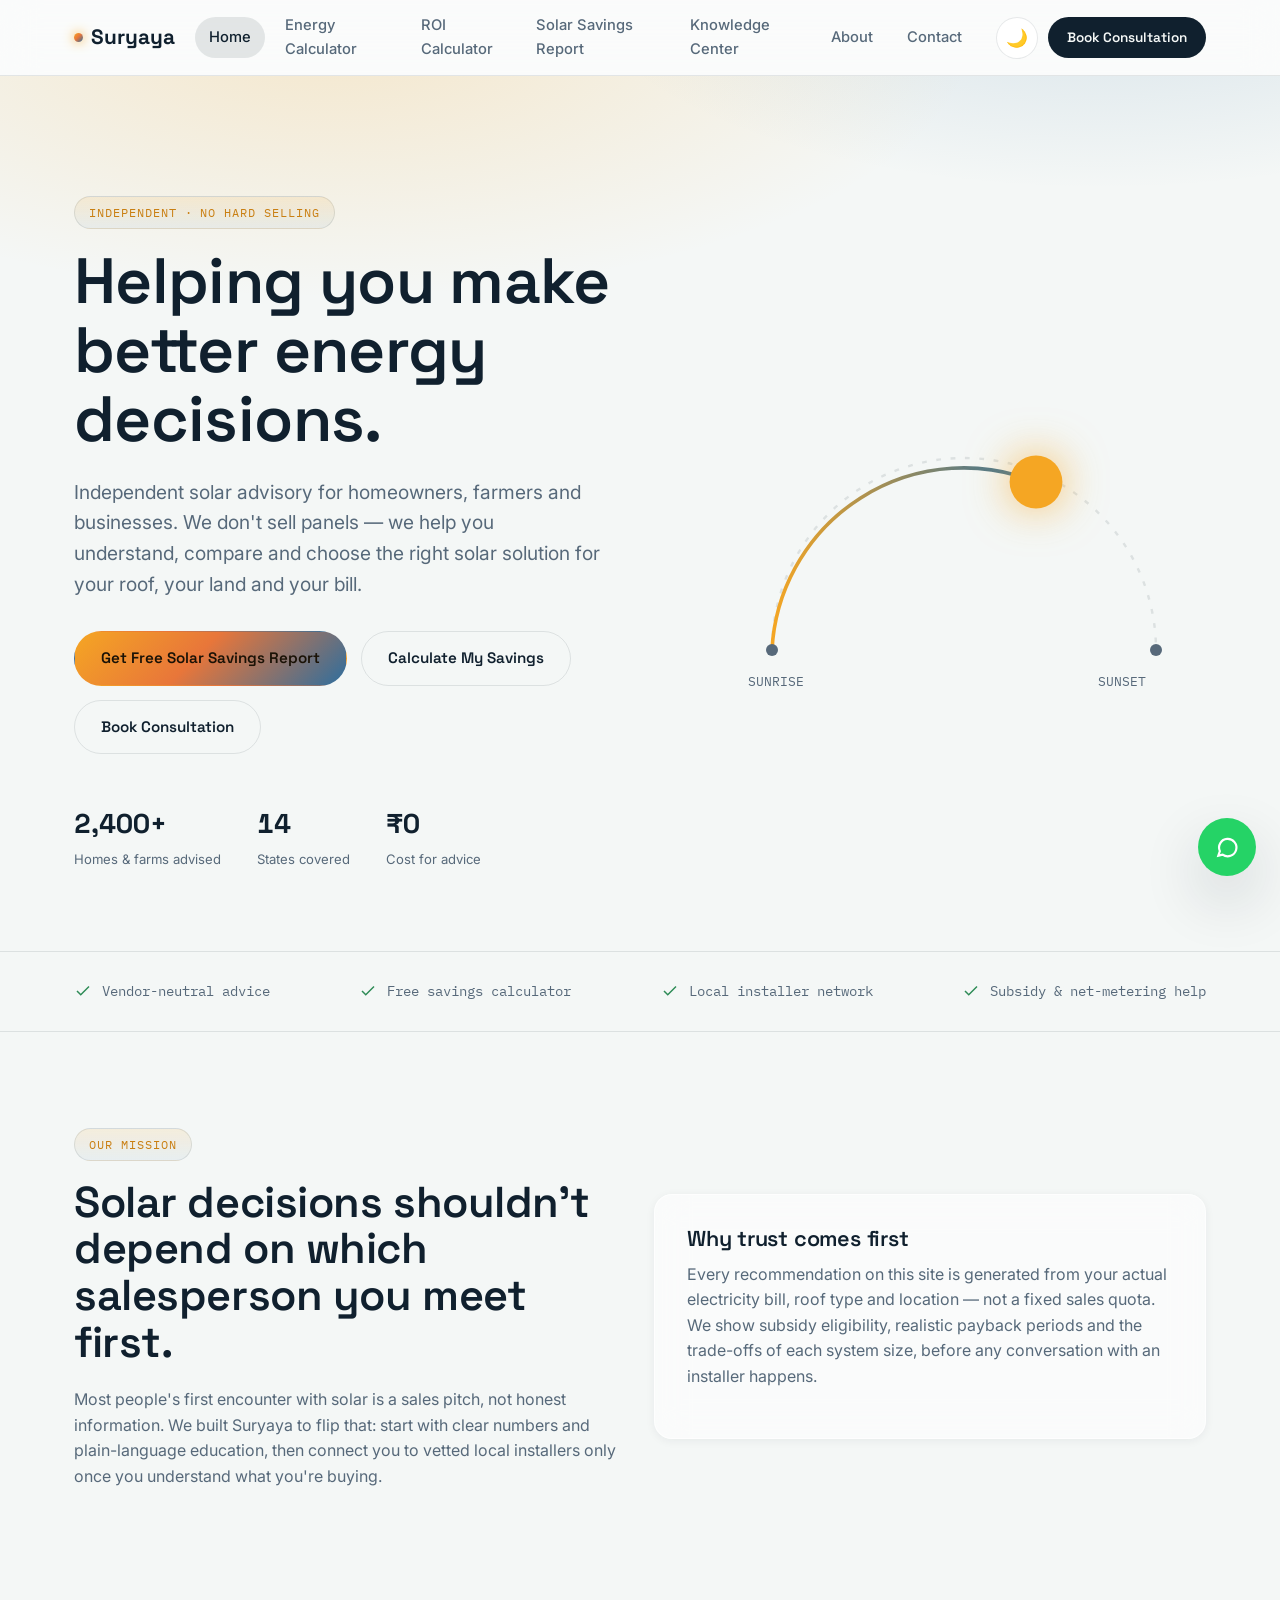
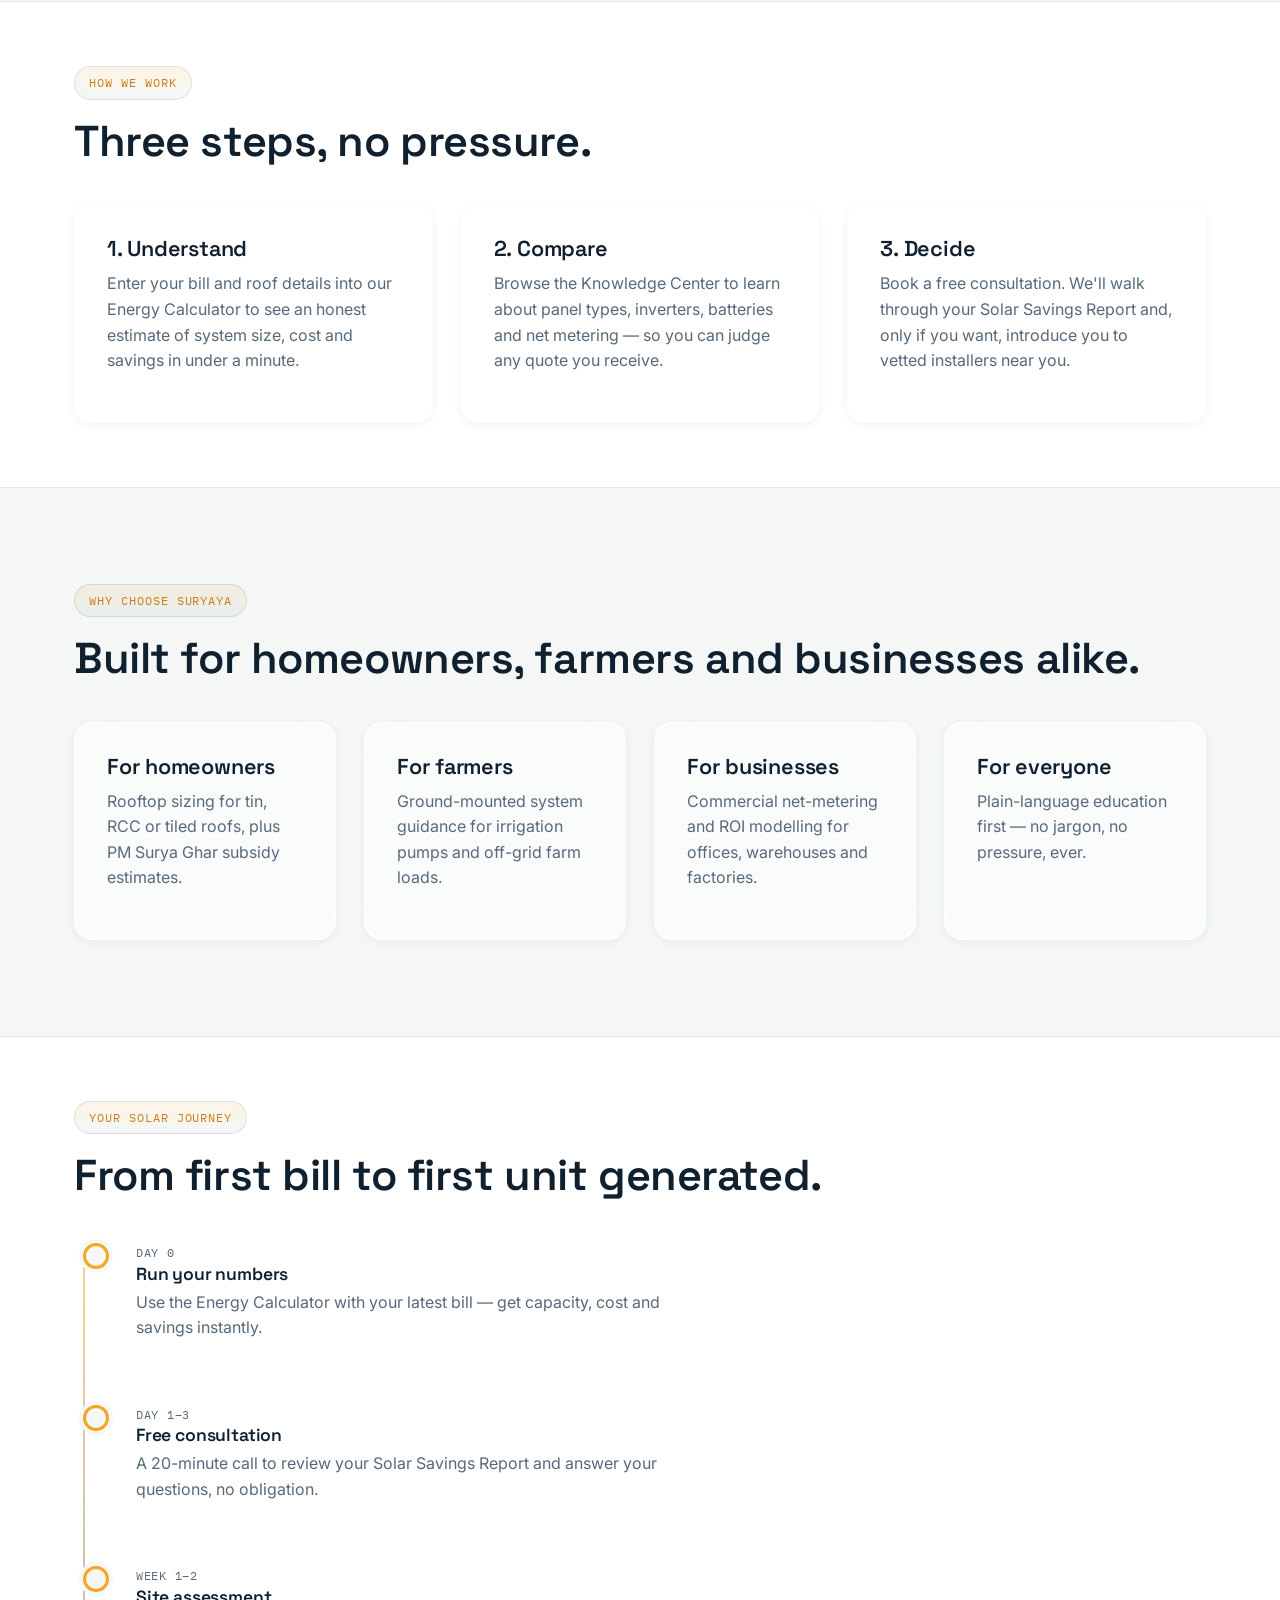
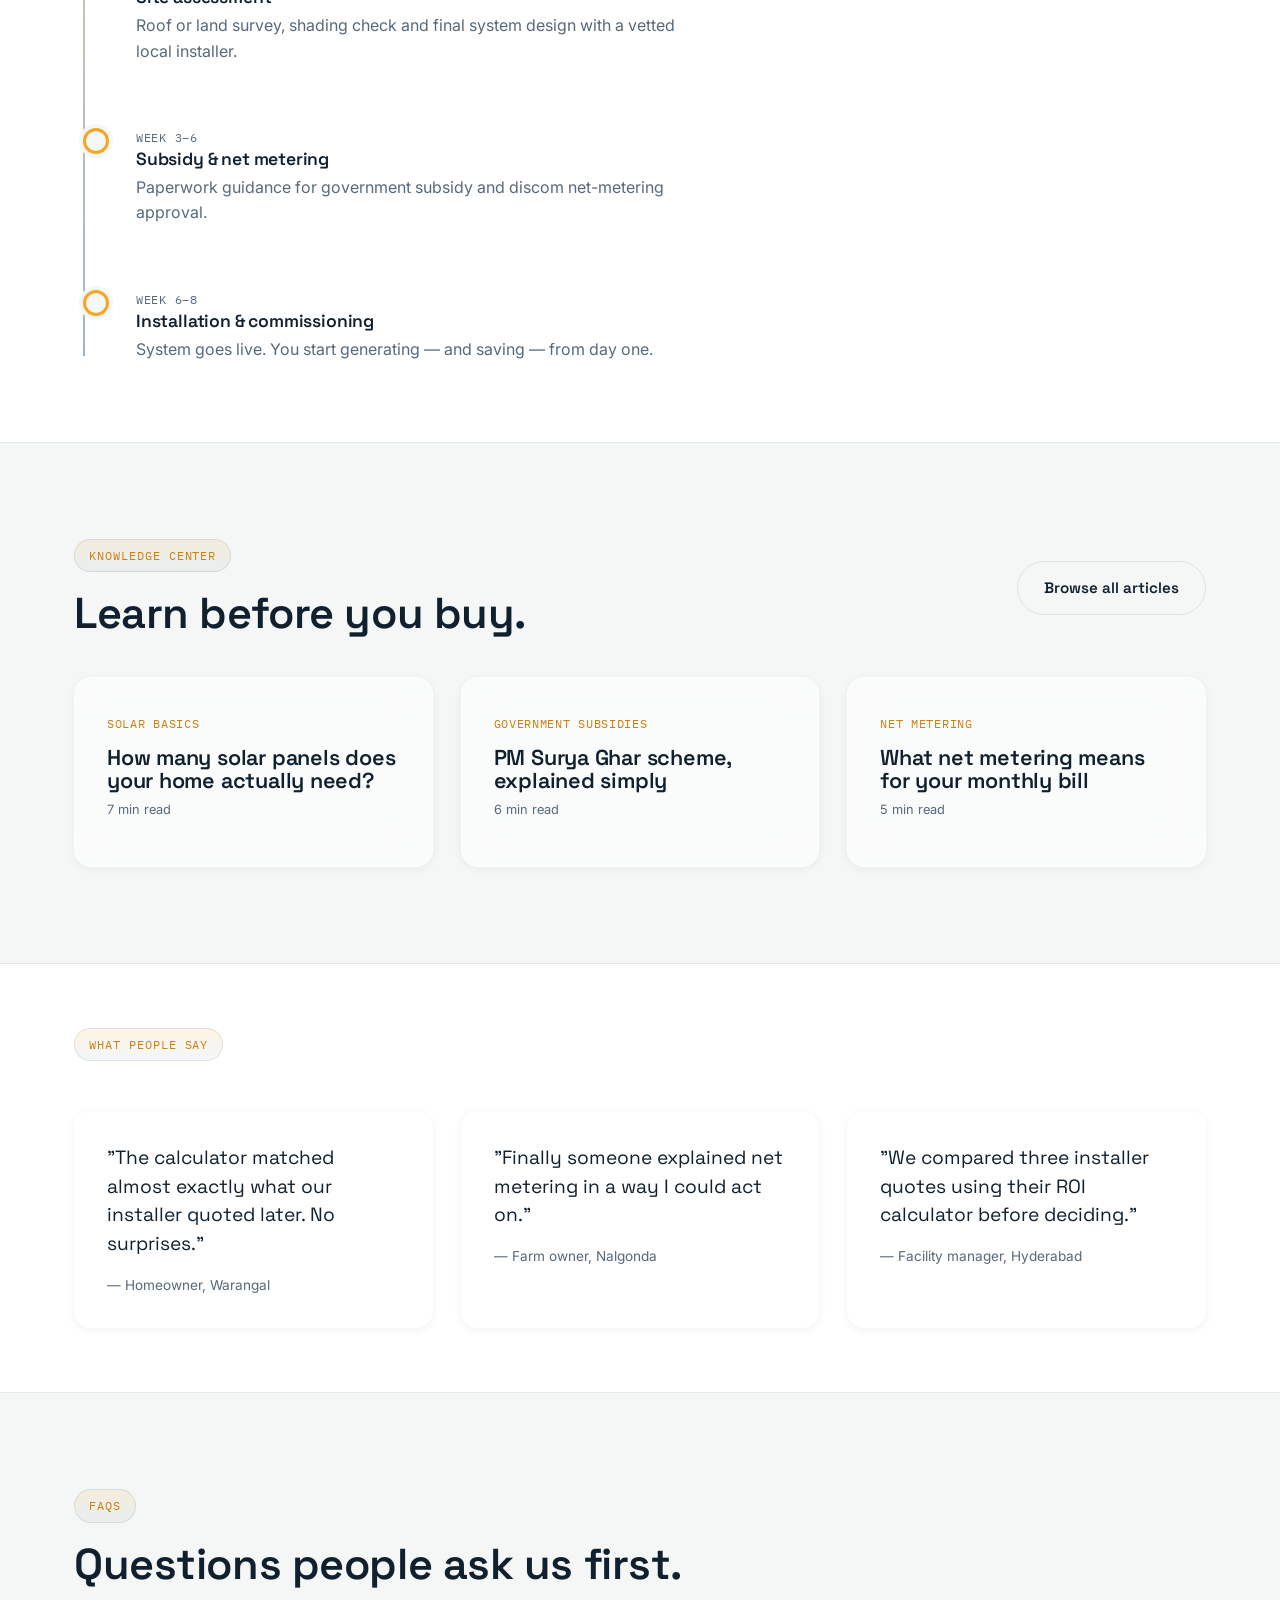
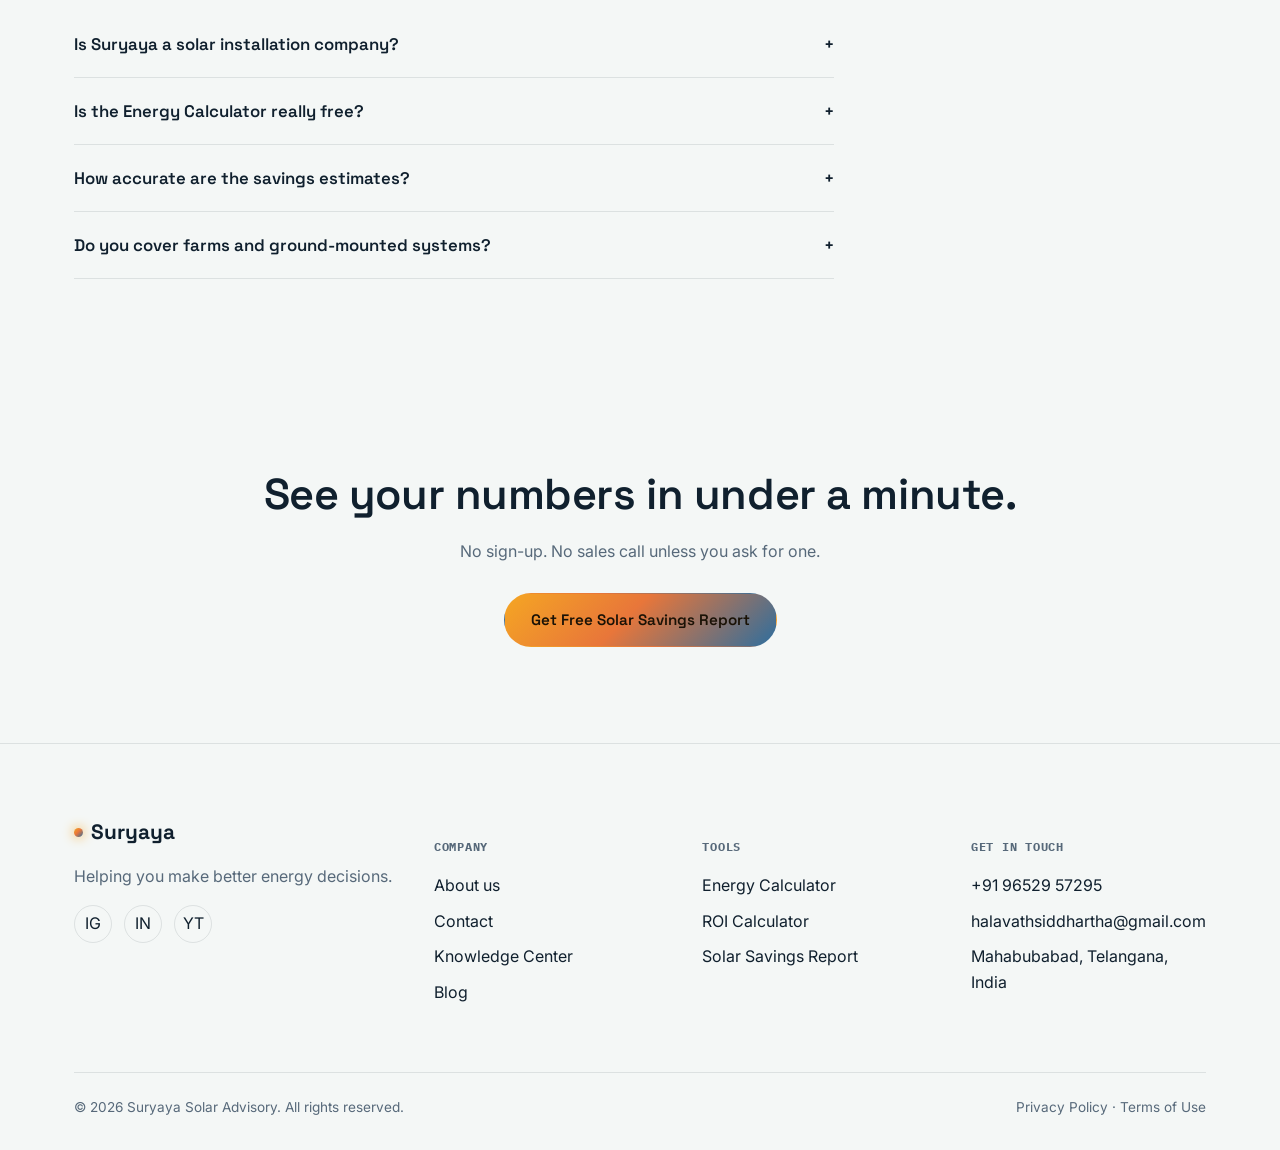
<file: index.html>
<!doctype html>
<html lang="en">
<head>
<meta charset="UTF-8">
<meta name="viewport" content="width=device-width, initial-scale=1.0">
<title>Suryaya — Independent Solar Advisory for Homeowners, Farmers &amp; Businesses in India</title>
<meta name="description" content="Suryaya helps you understand, compare and choose the right solar solution — free savings calculator, unbiased guidance, no hard selling. Serving homeowners, farmers and businesses across India.">
<link rel="canonical" href="https://www.suryaya.in/index.html">
<meta property="og:type" content="website">
<meta property="og:title" content="Suryaya — Independent Solar Advisory for India">
<meta property="og:description" content="Free solar savings calculator and unbiased guidance for homeowners, farmers and businesses across India.">
<meta property="og:image" content="images/og-cover.jpg">
<meta property="og:url" content="https://www.suryaya.in/index.html">
<meta name="twitter:card" content="summary_large_image">
<meta name="twitter:title" content="Suryaya — Independent Solar Advisory for India">
<meta name="twitter:description" content="Free solar savings calculator and unbiased guidance for homeowners, farmers and businesses across India.">
<link rel="icon" href="images/favicon.ico">
<link rel="stylesheet" href="css/style.css">
<script type="application/ld+json">
{
  "@context": "https://schema.org",
  "@type": "Organization",
  "name": "Suryaya Solar Advisory",
  "url": "https://www.suryaya.in",
  "description": "Independent solar advisory helping homeowners, farmers and businesses across India make better energy decisions.",
  "areaServed": "IN"
}
</script>
</head>
<body data-page="index">
<div class="page-loader"><div class="loader-sun"></div></div>

<header id="site-nav" class="nav"></header>

<main>
  <!-- HERO -->
  <section class="hero">
    <div class="container hero-grid">
      <div>
        <span class="eyebrow">Independent · No hard selling</span>
        <h1>Helping you make better energy decisions.</h1>
        <p class="lede">Independent solar advisory for homeowners, farmers and businesses. We don't sell panels — we help you understand, compare and choose the right solar solution for your roof, your land and your bill.</p>
        <div class="hero-cta">
          <a href="calculator.html" class="btn btn-sun">Get Free Solar Savings Report</a>
          <a href="calculator.html" class="btn btn-outline">Calculate My Savings</a>
          <a href="contact.html" class="btn btn-outline">Book Consultation</a>
        </div>
        <div class="hero-stats">
          <div class="hero-stat"><b class="mono-num">2,400+</b><span>Homes &amp; farms advised</span></div>
          <div class="hero-stat"><b class="mono-num">14</b><span>States covered</span></div>
          <div class="hero-stat"><b class="mono-num">₹0</b><span>Cost for advice</span></div>
        </div>
      </div>
      <div class="sun-arc reveal">
        <svg viewBox="0 0 400 400" aria-hidden="true">
          <defs>
            <linearGradient id="sunGradient" x1="0" y1="0" x2="1" y2="0">
              <stop offset="0%" stop-color="#F5A623"/>
              <stop offset="100%" stop-color="#2E6E9E"/>
            </linearGradient>
          </defs>
          <path class="arc-path" d="M40 300 A160 160 0 0 1 360 300"/>
          <path class="arc-progress" d="M40 300 A160 160 0 0 1 260 160" />
          <circle class="arc-sun" cx="260" cy="160" r="22" fill="#F5A623"/>
          <circle cx="40" cy="300" r="5" fill="var(--ink-muted)"/>
          <circle cx="360" cy="300" r="5" fill="var(--ink-muted)"/>
          <text x="20" y="330" font-family="IBM Plex Mono" font-size="11" fill="var(--ink-muted)">SUNRISE</text>
          <text x="312" y="330" font-family="IBM Plex Mono" font-size="11" fill="var(--ink-muted)">SUNSET</text>
        </svg>
      </div>
    </div>
  </section>

  <!-- TRUST STRIP -->
  <div class="trust-strip">
    <div class="container">
      <div class="trust-item"><svg viewBox="0 0 24 24" fill="none" stroke-width="2"><path d="M20 6 9 17l-5-5"/></svg>Vendor-neutral advice</div>
      <div class="trust-item"><svg viewBox="0 0 24 24" fill="none" stroke-width="2"><path d="M20 6 9 17l-5-5"/></svg>Free savings calculator</div>
      <div class="trust-item"><svg viewBox="0 0 24 24" fill="none" stroke-width="2"><path d="M20 6 9 17l-5-5"/></svg>Local installer network</div>
      <div class="trust-item"><svg viewBox="0 0 24 24" fill="none" stroke-width="2"><path d="M20 6 9 17l-5-5"/></svg>Subsidy &amp; net-metering help</div>
    </div>
  </div>

  <!-- MISSION -->
  <section class="section">
    <div class="container">
      <div class="grid grid-2" style="align-items:center;">
        <div class="reveal">
          <span class="eyebrow">Our mission</span>
          <h2>Solar decisions shouldn't depend on which salesperson you meet first.</h2>
          <p>Most people's first encounter with solar is a sales pitch, not honest information. We built Suryaya to flip that: start with clear numbers and plain-language education, then connect you to vetted local installers only once you understand what you're buying.</p>
        </div>
        <div class="card reveal">
          <h3>Why trust comes first</h3>
          <p>Every recommendation on this site is generated from your actual electricity bill, roof type and location — not a fixed sales quota. We show subsidy eligibility, realistic payback periods and the trade-offs of each system size, before any conversation with an installer happens.</p>
        </div>
      </div>
    </div>
  </section>

  <!-- HOW WE WORK -->
  <section class="section section--tight" style="background:var(--paper-raised);border-top:1px solid var(--line);border-bottom:1px solid var(--line);">
    <div class="container">
      <span class="eyebrow">How we work</span>
      <h2 class="reveal">Three steps, no pressure.</h2>
      <div class="grid grid-3" style="margin-top:40px;">
        <div class="card reveal">
          <h3>1. Understand</h3>
          <p>Enter your bill and roof details into our Energy Calculator to see an honest estimate of system size, cost and savings in under a minute.</p>
        </div>
        <div class="card reveal">
          <h3>2. Compare</h3>
          <p>Browse the Knowledge Center to learn about panel types, inverters, batteries and net metering — so you can judge any quote you receive.</p>
        </div>
        <div class="card reveal">
          <h3>3. Decide</h3>
          <p>Book a free consultation. We'll walk through your Solar Savings Report and, only if you want, introduce you to vetted installers near you.</p>
        </div>
      </div>
    </div>
  </section>

  <!-- WHY CHOOSE US -->
  <section class="section">
    <div class="container">
      <span class="eyebrow">Why choose Suryaya</span>
      <h2 class="reveal">Built for homeowners, farmers and businesses alike.</h2>
      <div class="grid grid-4" style="margin-top:40px;">
        <div class="card reveal">
          <h3>For homeowners</h3>
          <p>Rooftop sizing for tin, RCC or tiled roofs, plus PM Surya Ghar subsidy estimates.</p>
        </div>
        <div class="card reveal">
          <h3>For farmers</h3>
          <p>Ground-mounted system guidance for irrigation pumps and off-grid farm loads.</p>
        </div>
        <div class="card reveal">
          <h3>For businesses</h3>
          <p>Commercial net-metering and ROI modelling for offices, warehouses and factories.</p>
        </div>
        <div class="card reveal">
          <h3>For everyone</h3>
          <p>Plain-language education first — no jargon, no pressure, ever.</p>
        </div>
      </div>
    </div>
  </section>

  <!-- SOLAR JOURNEY TIMELINE (signature element) -->
  <section class="section section--tight journey" style="background:var(--paper-raised);border-top:1px solid var(--line);border-bottom:1px solid var(--line);">
    <div class="container">
      <span class="eyebrow">Your solar journey</span>
      <h2 class="reveal">From first bill to first unit generated.</h2>
      <div class="journey-track" style="margin-top:40px;max-width:640px;">
        <div class="journey-step reveal">
          <span class="time">Day 0</span>
          <h4>Run your numbers</h4>
          <p>Use the Energy Calculator with your latest bill — get capacity, cost and savings instantly.</p>
        </div>
        <div class="journey-step reveal">
          <span class="time">Day 1–3</span>
          <h4>Free consultation</h4>
          <p>A 20-minute call to review your Solar Savings Report and answer your questions, no obligation.</p>
        </div>
        <div class="journey-step reveal">
          <span class="time">Week 1–2</span>
          <h4>Site assessment</h4>
          <p>Roof or land survey, shading check and final system design with a vetted local installer.</p>
        </div>
        <div class="journey-step reveal">
          <span class="time">Week 3–6</span>
          <h4>Subsidy &amp; net metering</h4>
          <p>Paperwork guidance for government subsidy and discom net-metering approval.</p>
        </div>
        <div class="journey-step reveal">
          <span class="time">Week 6–8</span>
          <h4>Installation &amp; commissioning</h4>
          <p>System goes live. You start generating — and saving — from day one.</p>
        </div>
      </div>
    </div>
  </section>

  <!-- KNOWLEDGE CENTER PREVIEW -->
  <section class="section">
    <div class="container">
      <div class="flex justify-between items-center" style="flex-wrap:wrap;gap:16px;">
        <div>
          <span class="eyebrow">Knowledge center</span>
          <h2 class="reveal mb-0">Learn before you buy.</h2>
        </div>
        <a href="knowledge-center.html" class="btn btn-outline">Browse all articles</a>
      </div>
      <div class="grid grid-3" style="margin-top:40px;">
        <div class="card article-card reveal">
          <span class="tag">Solar Basics</span>
          <h3>How many solar panels does your home actually need?</h3>
          <p class="meta">7 min read</p>
        </div>
        <div class="card article-card reveal">
          <span class="tag">Government Subsidies</span>
          <h3>PM Surya Ghar scheme, explained simply</h3>
          <p class="meta">6 min read</p>
        </div>
        <div class="card article-card reveal">
          <span class="tag">Net Metering</span>
          <h3>What net metering means for your monthly bill</h3>
          <p class="meta">5 min read</p>
        </div>
      </div>
    </div>
  </section>

  <!-- TESTIMONIALS -->
  <section class="section section--tight" style="background:var(--paper-raised);border-top:1px solid var(--line);border-bottom:1px solid var(--line);">
    <div class="container">
      <span class="eyebrow">What people say</span>
      <div class="grid grid-3" style="margin-top:32px;">
        <div class="card quote-card reveal">"The calculator matched almost exactly what our installer quoted later. No surprises."<cite>— Homeowner, Warangal</cite></div>
        <div class="card quote-card reveal">"Finally someone explained net metering in a way I could act on."<cite>— Farm owner, Nalgonda</cite></div>
        <div class="card quote-card reveal">"We compared three installer quotes using their ROI calculator before deciding."<cite>— Facility manager, Hyderabad</cite></div>
      </div>
    </div>
  </section>

  <!-- FAQ -->
  <section class="section">
    <div class="container">
      <span class="eyebrow">FAQs</span>
      <h2 class="reveal">Questions people ask us first.</h2>
      <div style="max-width:760px;margin-top:24px;">
        <div class="faq-item">
          <button class="faq-q">Is Suryaya a solar installation company? <span class="icon">+</span></button>
          <div class="faq-a"><p>No. We're an independent advisory — we help you understand your options and, if you choose to proceed, connect you with vetted local installers. We don't manufacture or sell panels.</p></div>
        </div>
        <div class="faq-item">
          <button class="faq-q">Is the Energy Calculator really free? <span class="icon">+</span></button>
          <div class="faq-a"><p>Yes, completely free with no sign-up required. Estimates are based on your bill, location and roof details.</p></div>
        </div>
        <div class="faq-item">
          <button class="faq-q">How accurate are the savings estimates? <span class="icon">+</span></button>
          <div class="faq-a"><p>Estimates use state-average tariffs and standard generation assumptions, so they're a strong starting point — a site assessment refines the final numbers.</p></div>
        </div>
        <div class="faq-item">
          <button class="faq-q">Do you cover farms and ground-mounted systems? <span class="icon">+</span></button>
          <div class="faq-a"><p>Yes. Select "Ground-mounted" in the calculator for farm and open-land installations, including irrigation pump loads.</p></div>
        </div>
      </div>
    </div>
  </section>

  <!-- CTA -->
  <section class="section text-center">
    <div class="container">
      <h2 class="reveal">See your numbers in under a minute.</h2>
      <p class="reveal" style="max-width:48ch;margin:0 auto 28px;">No sign-up. No sales call unless you ask for one.</p>
      <a href="calculator.html" class="btn btn-sun">Get Free Solar Savings Report</a>
    </div>
  </section>
</main>

<footer id="site-footer" class="footer"></footer>

<script src="config/config.js"></script>
<script src="js/script.js"></script>
</body>
</html>
</file>
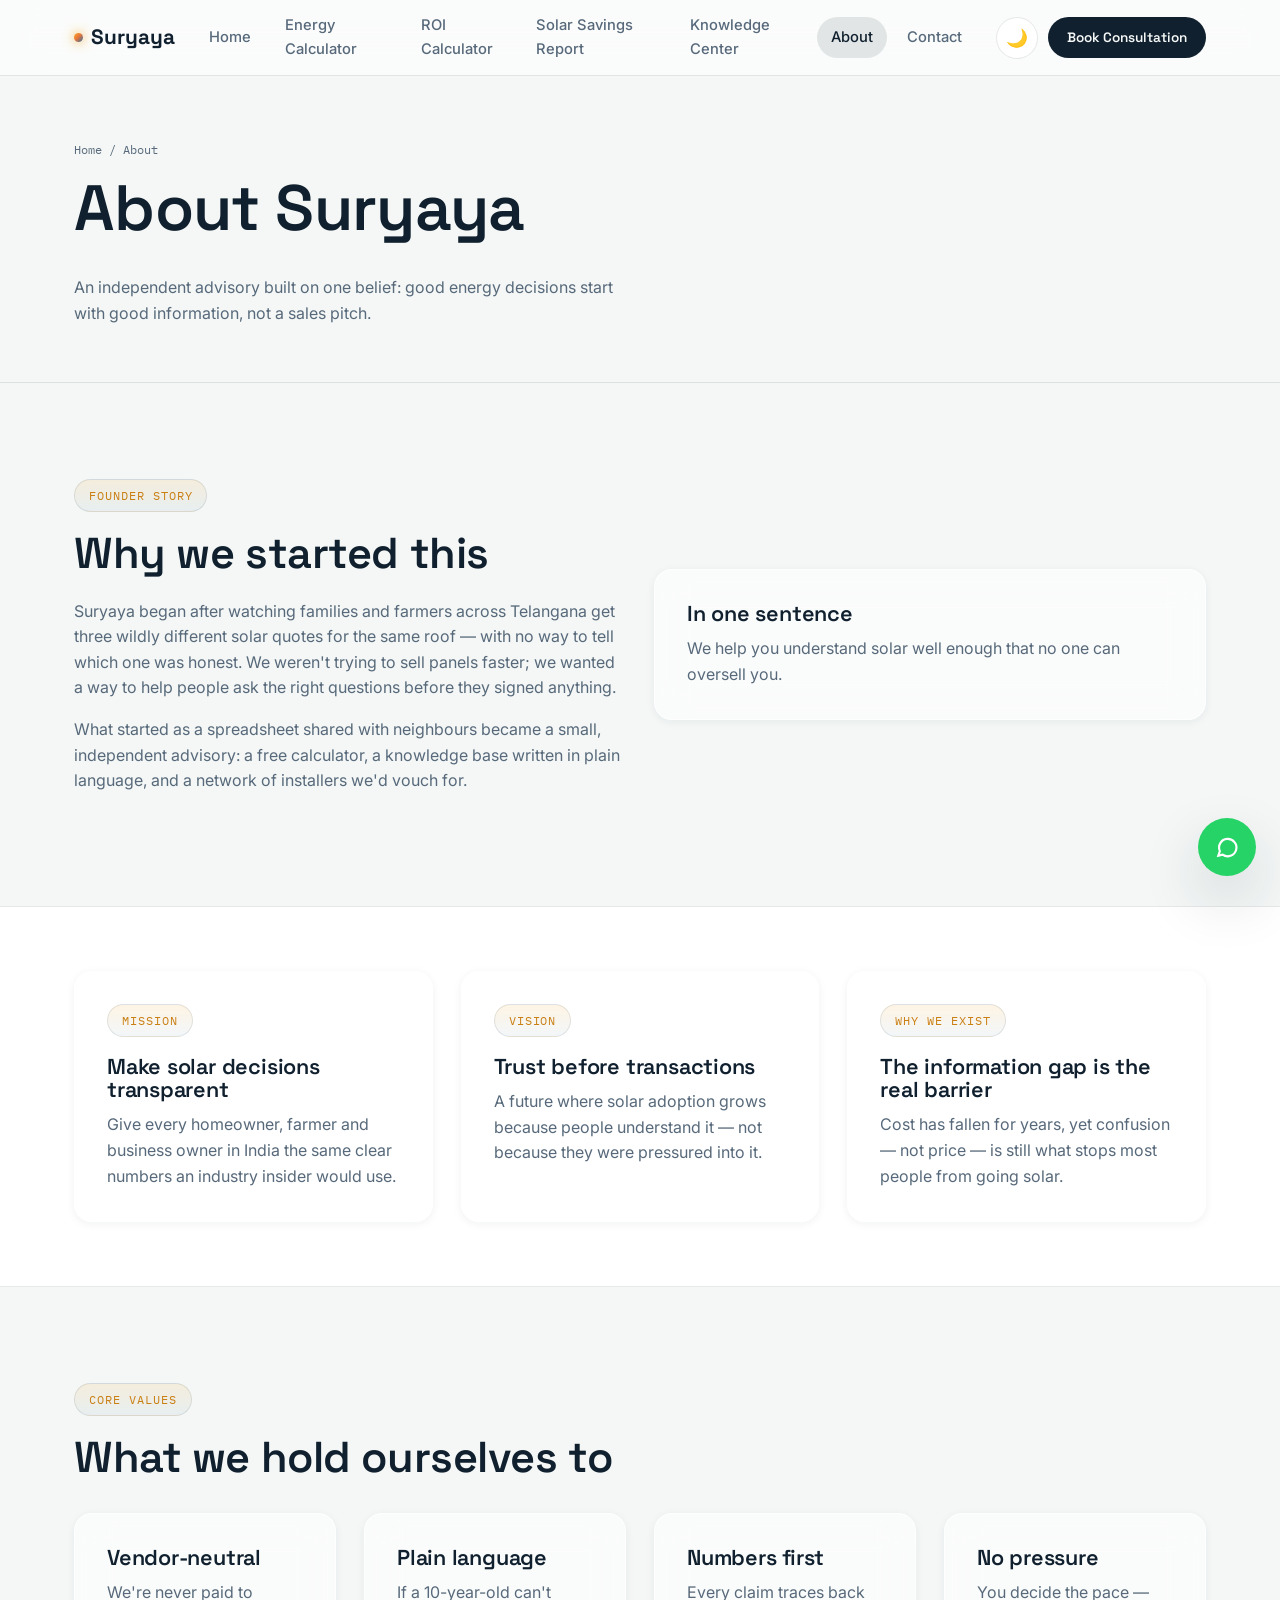
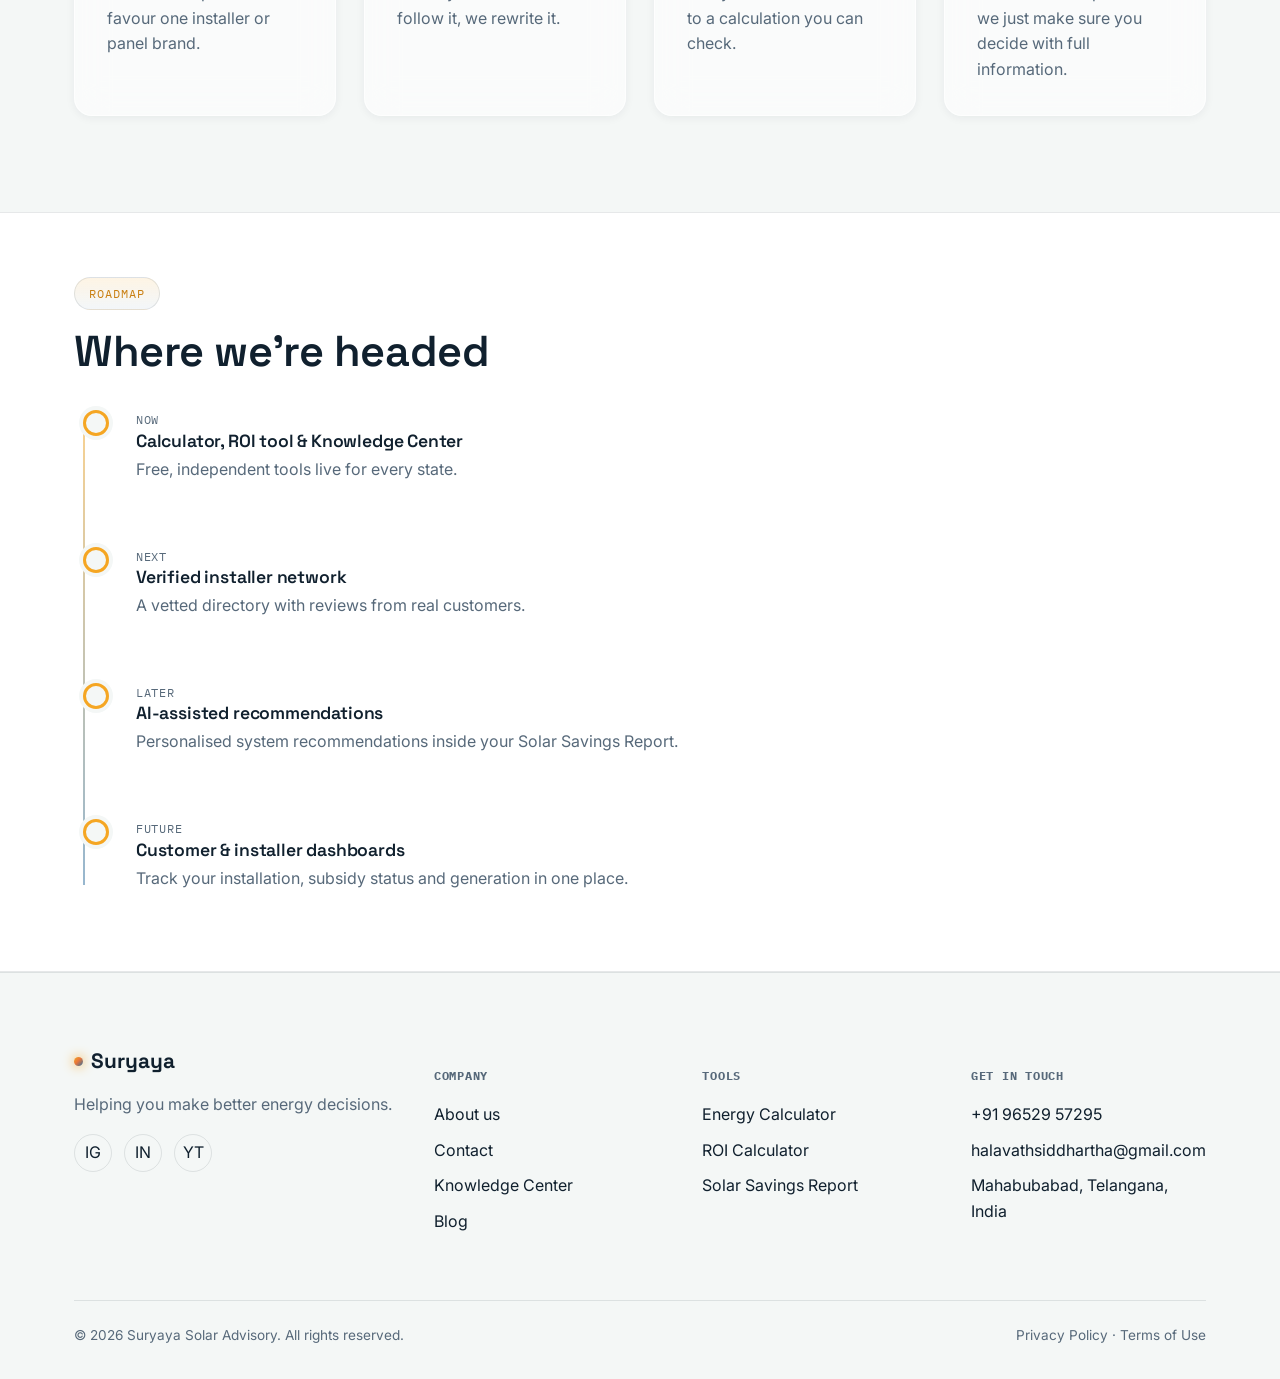
<file: about.html>
<!doctype html>
<html lang="en">
<head>
<meta charset="UTF-8">
<meta name="viewport" content="width=device-width, initial-scale=1.0">
<title>About Suryaya — Independent Solar Advisory</title>
<meta name="description" content="Why Suryaya exists, what we believe about solar decisions in India, and where we're headed next.">
<link rel="canonical" href="https://www.suryaya.in/about.html">
<link rel="icon" href="images/favicon.ico">
<link rel="stylesheet" href="css/style.css">
</head>
<body data-page="about">
<div class="page-loader"><div class="loader-sun"></div></div>
<header id="site-nav" class="nav"></header>

<main>
  <div class="page-header">
    <div class="container">
      <div class="breadcrumb"><a href="index.html">Home</a> / About</div>
      <h1>About Suryaya</h1>
      <p style="max-width:56ch;">An independent advisory built on one belief: good energy decisions start with good information, not a sales pitch.</p>
    </div>
  </div>

  <section class="section">
    <div class="container grid grid-2" style="align-items:center;">
      <div class="reveal">
        <span class="eyebrow">Founder story</span>
        <h2>Why we started this</h2>
        <p>Suryaya began after watching families and farmers across Telangana get three wildly different solar quotes for the same roof — with no way to tell which one was honest. We weren't trying to sell panels faster; we wanted a way to help people ask the right questions before they signed anything.</p>
        <p>What started as a spreadsheet shared with neighbours became a small, independent advisory: a free calculator, a knowledge base written in plain language, and a network of installers we'd vouch for.</p>
      </div>
      <div class="card reveal">
        <h3>In one sentence</h3>
        <p class="mb-0">We help you understand solar well enough that no one can oversell you.</p>
      </div>
    </div>
  </section>

  <section class="section section--tight" style="background:var(--paper-raised);border-top:1px solid var(--line);border-bottom:1px solid var(--line);">
    <div class="container grid grid-3">
      <div class="card reveal">
        <span class="eyebrow">Mission</span>
        <h3>Make solar decisions transparent</h3>
        <p class="mb-0">Give every homeowner, farmer and business owner in India the same clear numbers an industry insider would use.</p>
      </div>
      <div class="card reveal">
        <span class="eyebrow">Vision</span>
        <h3>Trust before transactions</h3>
        <p class="mb-0">A future where solar adoption grows because people understand it — not because they were pressured into it.</p>
      </div>
      <div class="card reveal">
        <span class="eyebrow">Why we exist</span>
        <h3>The information gap is the real barrier</h3>
        <p class="mb-0">Cost has fallen for years, yet confusion — not price — is still what stops most people from going solar.</p>
      </div>
    </div>
  </section>

  <section class="section">
    <div class="container">
      <span class="eyebrow">Core values</span>
      <h2 class="reveal">What we hold ourselves to</h2>
      <div class="grid grid-4" style="margin-top:32px;">
        <div class="card reveal"><h3>Vendor-neutral</h3><p class="mb-0">We're never paid to favour one installer or panel brand.</p></div>
        <div class="card reveal"><h3>Plain language</h3><p class="mb-0">If a 10-year-old can't follow it, we rewrite it.</p></div>
        <div class="card reveal"><h3>Numbers first</h3><p class="mb-0">Every claim traces back to a calculation you can check.</p></div>
        <div class="card reveal"><h3>No pressure</h3><p class="mb-0">You decide the pace — we just make sure you decide with full information.</p></div>
      </div>
    </div>
  </section>

  <section class="section section--tight journey" style="background:var(--paper-raised);border-top:1px solid var(--line);border-bottom:1px solid var(--line);">
    <div class="container">
      <span class="eyebrow">Roadmap</span>
      <h2 class="reveal">Where we're headed</h2>
      <div class="journey-track" style="margin-top:32px;max-width:640px;">
        <div class="journey-step reveal"><span class="time">Now</span><h4>Calculator, ROI tool &amp; Knowledge Center</h4><p>Free, independent tools live for every state.</p></div>
        <div class="journey-step reveal"><span class="time">Next</span><h4>Verified installer network</h4><p>A vetted directory with reviews from real customers.</p></div>
        <div class="journey-step reveal"><span class="time">Later</span><h4>AI-assisted recommendations</h4><p>Personalised system recommendations inside your Solar Savings Report.</p></div>
        <div class="journey-step reveal"><span class="time">Future</span><h4>Customer &amp; installer dashboards</h4><p>Track your installation, subsidy status and generation in one place.</p></div>
      </div>
    </div>
  </section>
</main>

<footer id="site-footer" class="footer"></footer>
<script src="config/config.js"></script>
<script src="js/script.js"></script>
</body>
</html>
</file>
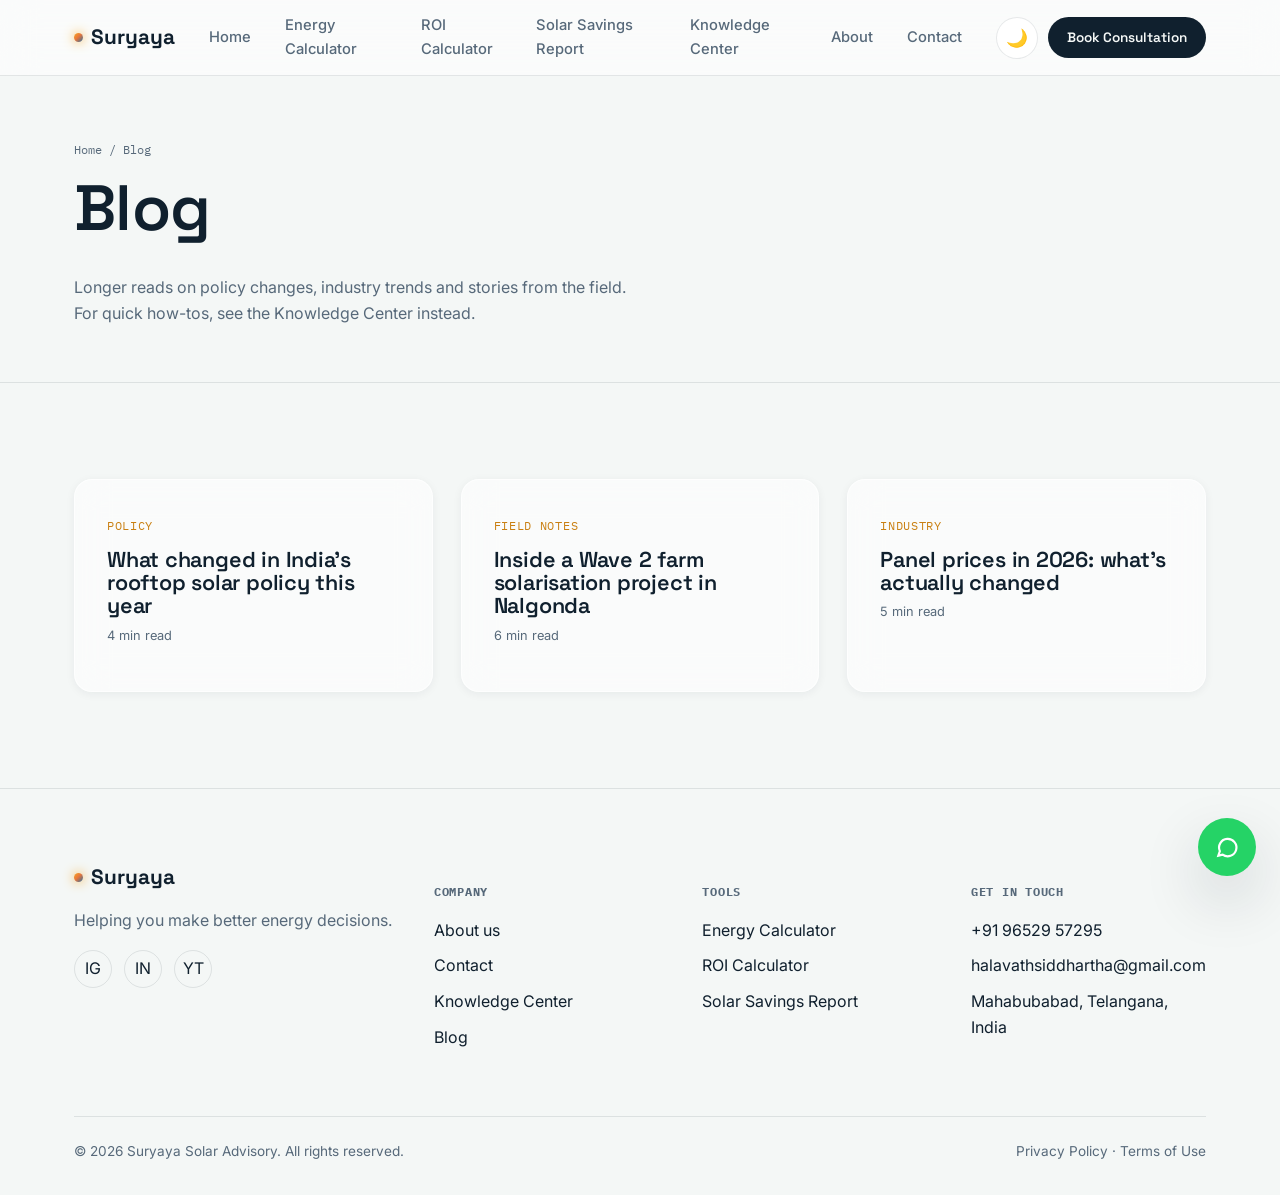
<file: blog.html>
<!doctype html>
<html lang="en">
<head>
<meta charset="UTF-8">
<meta name="viewport" content="width=device-width, initial-scale=1.0">
<title>Blog | Suryaya</title>
<meta name="description" content="News, updates and long-form perspectives on solar adoption in India from the Suryaya team.">
<link rel="canonical" href="https://www.suryaya.in/blog.html">
<link rel="icon" href="images/favicon.ico">
<link rel="stylesheet" href="css/style.css">
</head>
<body data-page="blog">
<div class="page-loader"><div class="loader-sun"></div></div>
<header id="site-nav" class="nav"></header>

<main>
  <div class="page-header">
    <div class="container">
      <div class="breadcrumb"><a href="index.html">Home</a> / Blog</div>
      <h1>Blog</h1>
      <p style="max-width:56ch;">Longer reads on policy changes, industry trends and stories from the field. For quick how-tos, see the <a href="knowledge-center.html">Knowledge Center</a> instead.</p>
    </div>
  </div>

  <section class="section">
    <div class="container grid grid-3">
      <div class="card article-card reveal"><span class="tag">Policy</span><h3>What changed in India's rooftop solar policy this year</h3><p class="meta">4 min read</p></div>
      <div class="card article-card reveal"><span class="tag">Field notes</span><h3>Inside a Wave 2 farm solarisation project in Nalgonda</h3><p class="meta">6 min read</p></div>
      <div class="card article-card reveal"><span class="tag">Industry</span><h3>Panel prices in 2026: what's actually changed</h3><p class="meta">5 min read</p></div>
    </div>
  </section>
</main>

<footer id="site-footer" class="footer"></footer>
<script src="config/config.js"></script>
<script src="js/script.js"></script>
</body>
</html>
</file>
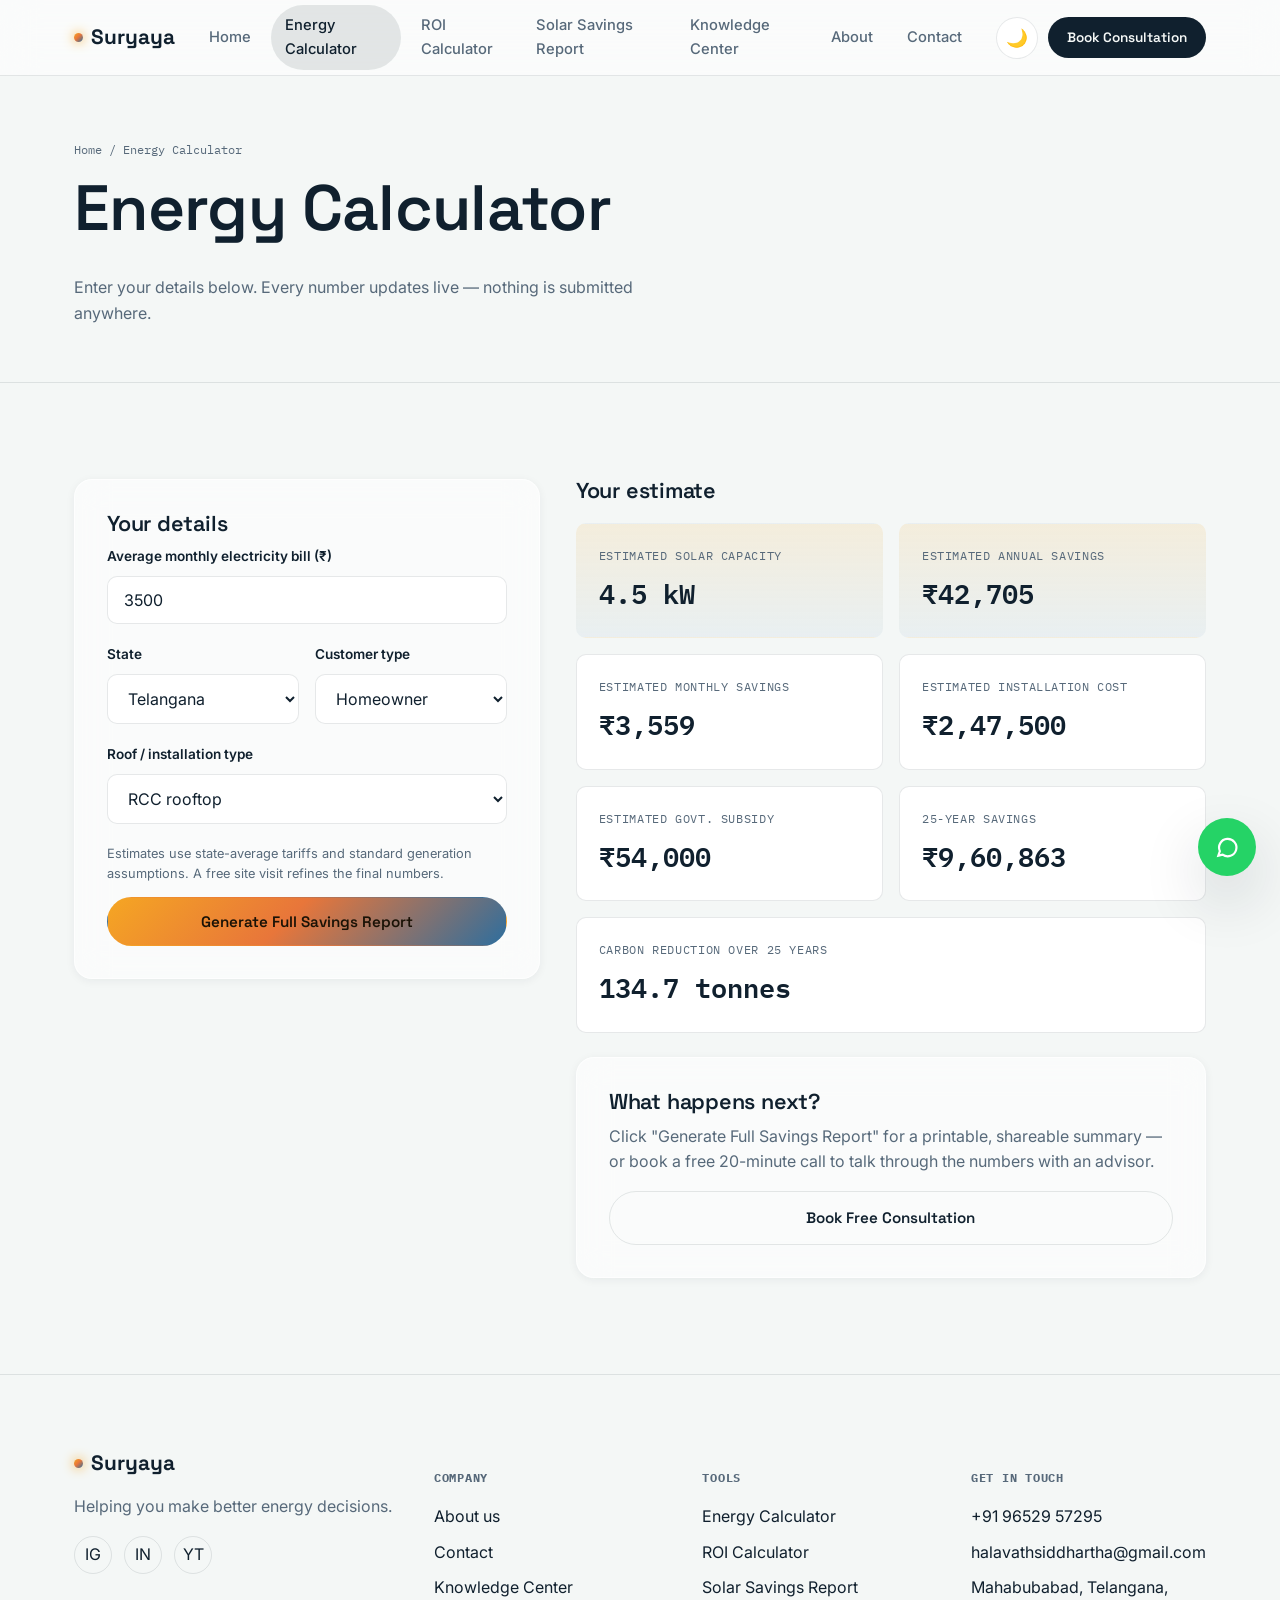
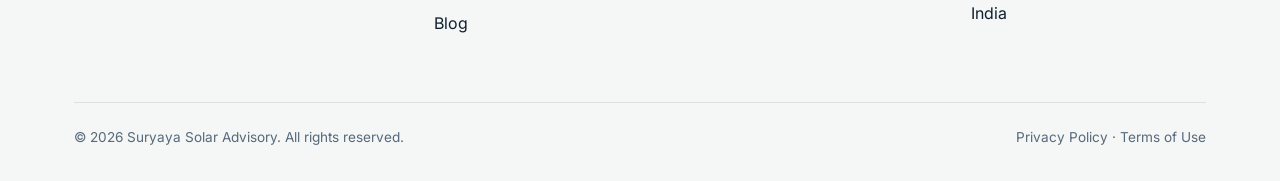
<file: calculator.html>
<!doctype html>
<html lang="en">
<head>
<meta charset="UTF-8">
<meta name="viewport" content="width=device-width, initial-scale=1.0">
<title>Solar Energy Calculator — Estimate Your Savings | Suryaya</title>
<meta name="description" content="Enter your monthly electricity bill and get an instant estimate of solar capacity, cost, subsidy and 25-year savings — free, no sign-up.">
<link rel="canonical" href="https://www.suryaya.in/calculator.html">
<meta property="og:type" content="website">
<meta property="og:title" content="Solar Energy Calculator | Suryaya">
<meta property="og:description" content="Instant, independent solar savings estimate for your home, farm or business.">
<link rel="icon" href="images/favicon.ico">
<link rel="stylesheet" href="css/style.css">
</head>
<body data-page="calculator">
<div class="page-loader"><div class="loader-sun"></div></div>
<header id="site-nav" class="nav"></header>

<main>
  <div class="page-header">
    <div class="container">
      <div class="breadcrumb"><a href="index.html">Home</a> / Energy Calculator</div>
      <h1>Energy Calculator</h1>
      <p style="max-width:56ch;">Enter your details below. Every number updates live — nothing is submitted anywhere.</p>
    </div>
  </div>

  <section class="section">
    <div class="container calc-layout">
      <form id="energy-calc-form" class="card">
        <h3>Your details</h3>
        <div class="field">
          <label for="bill">Average monthly electricity bill (₹)</label>
          <input type="number" id="bill" name="bill" value="3500" min="200" step="100" required>
        </div>
        <div class="field-row">
          <div class="field">
            <label for="state">State</label>
            <select id="state" name="state">
              <option>Telangana</option>
              <option>Andhra Pradesh</option>
              <option>Maharashtra</option>
              <option>Gujarat</option>
              <option>Karnataka</option>
              <option>Tamil Nadu</option>
              <option>Rajasthan</option>
              <option>Punjab</option>
              <option>Delhi</option>
              <option>Other</option>
            </select>
          </div>
          <div class="field">
            <label for="custType">Customer type</label>
            <select id="custType" name="custType">
              <option value="residential">Homeowner</option>
              <option value="farm">Farmer</option>
              <option value="commercial">Business</option>
            </select>
          </div>
        </div>
        <div class="field">
          <label for="roofType">Roof / installation type</label>
          <select id="roofType" name="roofType">
            <option value="rcc">RCC rooftop</option>
            <option value="tin">Tin / sheet roof</option>
            <option value="ground">Ground-mounted (farm/open land)</option>
          </select>
        </div>
        <p style="font-size:.8rem;">Estimates use state-average tariffs and standard generation assumptions. A free site visit refines the final numbers.</p>
        <button type="button" id="send-to-report" class="btn btn-sun btn-block">Generate Full Savings Report</button>
      </form>

      <div>
        <h3 style="margin-bottom:20px;">Your estimate</h3>
        <div class="result-grid">
          <div class="result-card highlight"><div class="label">Estimated solar capacity</div><div class="value" id="out-capacity">—</div></div>
          <div class="result-card highlight"><div class="label">Estimated annual savings</div><div class="value" id="out-annual-savings">—</div></div>
          <div class="result-card"><div class="label">Estimated monthly savings</div><div class="value" id="out-monthly-savings">—</div></div>
          <div class="result-card"><div class="label">Estimated installation cost</div><div class="value" id="out-install-cost">—</div></div>
          <div class="result-card"><div class="label">Estimated govt. subsidy</div><div class="value" id="out-subsidy">—</div></div>
          <div class="result-card"><div class="label">25-year savings</div><div class="value" id="out-lifetime-savings">—</div></div>
          <div class="result-card" style="grid-column:1/-1;"><div class="label">Carbon reduction over 25 years</div><div class="value" id="out-co2">—</div></div>
        </div>
        <div class="card" style="margin-top:24px;">
          <h3>What happens next?</h3>
          <p>Click "Generate Full Savings Report" for a printable, shareable summary — or book a free 20-minute call to talk through the numbers with an advisor.</p>
          <a href="contact.html" class="btn btn-outline btn-block">Book Free Consultation</a>
        </div>
      </div>
    </div>
  </section>
</main>

<footer id="site-footer" class="footer"></footer>
<script src="config/config.js"></script>
<script src="js/script.js"></script>
</body>
</html>
</file>
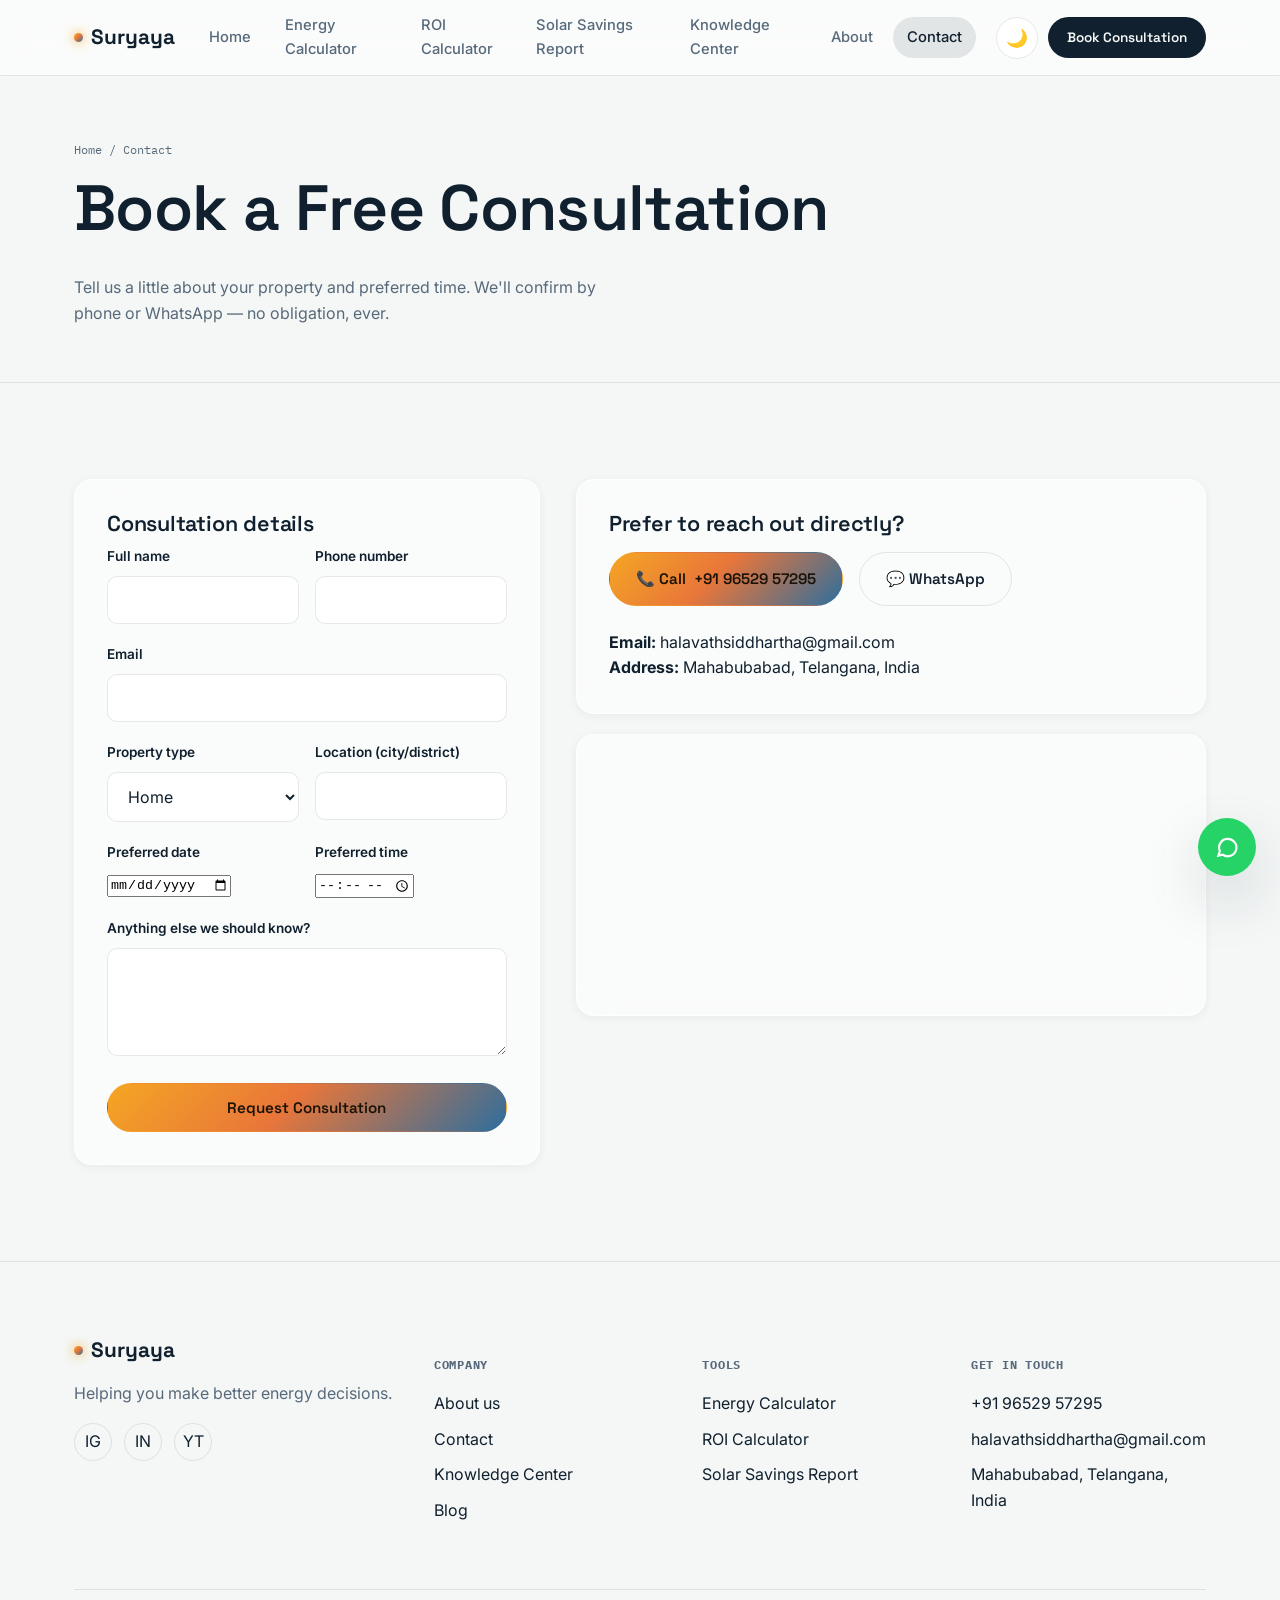
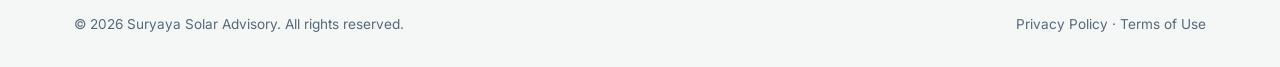
<file: contact.html>
<!doctype html>
<html lang="en">
<head>
<meta charset="UTF-8">
<meta name="viewport" content="width=device-width, initial-scale=1.0">
<title>Contact &amp; Book a Free Consultation | Suryaya</title>
<meta name="description" content="Book a free 20-minute solar consultation, or reach Suryaya by phone, WhatsApp or email.">
<link rel="canonical" href="https://www.suryaya.in/contact.html">
<link rel="icon" href="images/favicon.ico">
<link rel="stylesheet" href="css/style.css">
</head>
<body data-page="contact">
<div class="page-loader"><div class="loader-sun"></div></div>
<header id="site-nav" class="nav"></header>

<main>
  <div class="page-header">
    <div class="container">
      <div class="breadcrumb"><a href="index.html">Home</a> / Contact</div>
      <h1>Book a Free Consultation</h1>
      <p style="max-width:56ch;">Tell us a little about your property and preferred time. We'll confirm by phone or WhatsApp — no obligation, ever.</p>
    </div>
  </div>

  <section class="section">
    <div class="container calc-layout">
      <form class="card" id="booking-form" onsubmit="event.preventDefault(); this.querySelector('.form-success').style.display='block';">
        <h3>Consultation details</h3>
        <div class="field-row">
          <div class="field"><label for="c-name">Full name</label><input type="text" id="c-name" required></div>
          <div class="field"><label for="c-phone">Phone number</label><input type="tel" id="c-phone" required></div>
        </div>
        <div class="field"><label for="c-email">Email</label><input type="email" id="c-email"></div>
        <div class="field-row">
          <div class="field">
            <label for="c-property">Property type</label>
            <select id="c-property">
              <option>Home</option>
              <option>Farm</option>
              <option>Business</option>
            </select>
          </div>
          <div class="field"><label for="c-location">Location (city/district)</label><input type="text" id="c-location"></div>
        </div>
        <div class="field-row">
          <div class="field"><label for="c-date">Preferred date</label><input type="date" id="c-date"></div>
          <div class="field"><label for="c-time">Preferred time</label><input type="time" id="c-time"></div>
        </div>
        <div class="field"><label for="c-message">Anything else we should know?</label><textarea id="c-message" rows="4"></textarea></div>
        <button type="submit" class="btn btn-sun btn-block">Request Consultation</button>
        <p class="form-success" style="display:none;color:var(--growth-deep);font-weight:600;margin-top:14px;">Thanks — we'll confirm your slot by phone or WhatsApp shortly.</p>
      </form>

      <div>
        <div class="card">
          <h3>Prefer to reach out directly?</h3>
          <div class="flex gap-16" style="flex-wrap:wrap;margin-top:16px;">
            <a class="btn btn-sun" data-href="tel" href="#">📞 Call <span data-fill="phone"></span></a>
            <a class="btn btn-outline" href="#" target="_blank" rel="noopener" id="wa-cta">💬 WhatsApp</a>
          </div>
          <ul style="margin-top:24px;">
            <li><strong>Email:</strong> <a data-href="mailto" href="#" data-fill="email"></a></li>
            <li><strong>Address:</strong> <span data-fill="address"></span></li>
          </ul>
        </div>
        <div class="card" style="margin-top:20px;padding:0;overflow:hidden;">
          <iframe data-href="map" src="" width="100%" height="280" style="border:0;display:block;" loading="lazy" title="Map"></iframe>
        </div>
      </div>
    </div>
  </section>
</main>

<footer id="site-footer" class="footer"></footer>
<script src="config/config.js"></script>
<script src="js/script.js"></script>
<script>
  document.addEventListener("DOMContentLoaded", () => {
    const wa = document.getElementById("wa-cta");
    if (wa && window.SITE_CONFIG) {
      wa.href = `https://wa.me/${SITE_CONFIG.contact.whatsapp}?text=${encodeURIComponent("Hi, I'd like to book a free solar consultation.")}`;
    }
  });
</script>
</body>
</html>
</file>
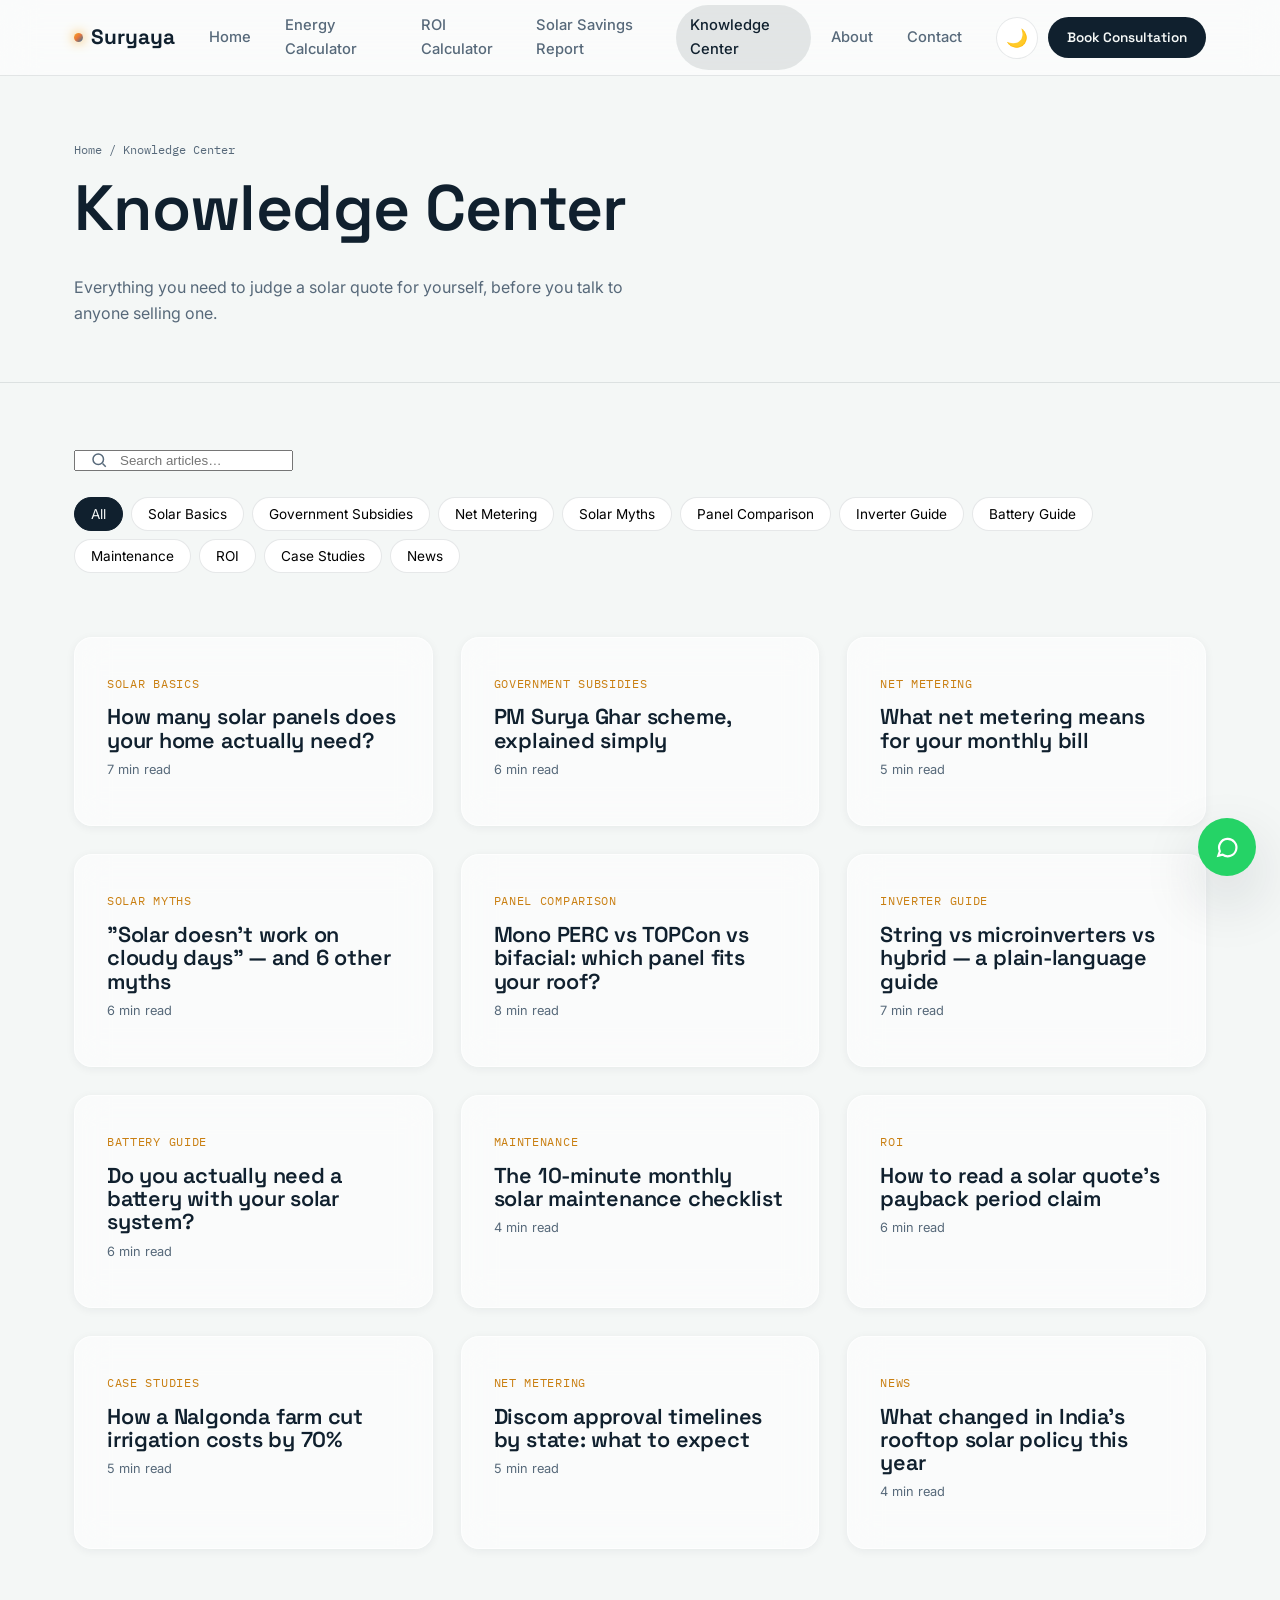
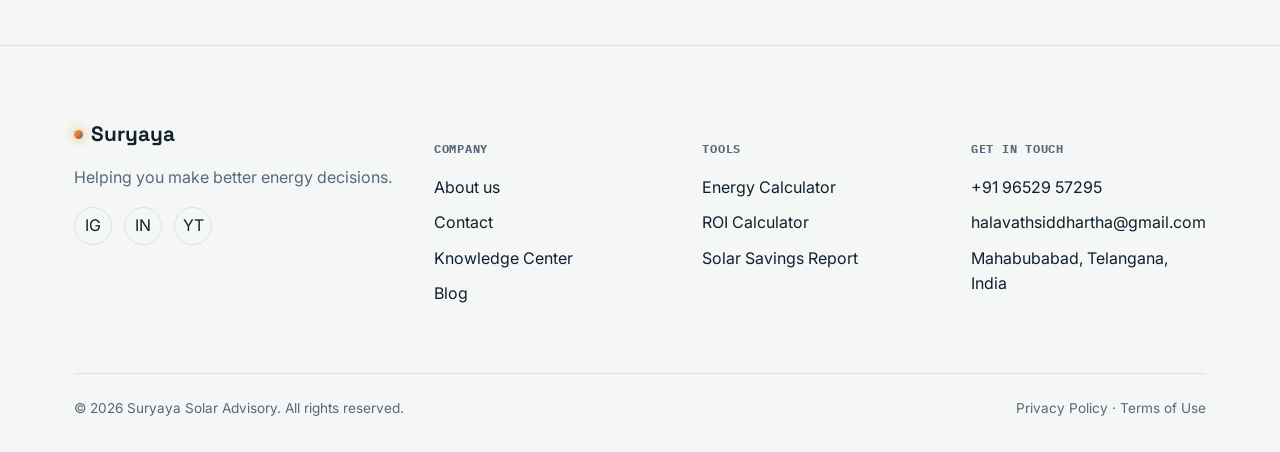
<file: knowledge-center.html>
<!doctype html>
<html lang="en">
<head>
<meta charset="UTF-8">
<meta name="viewport" content="width=device-width, initial-scale=1.0">
<title>Knowledge Center — Learn About Solar | Suryaya</title>
<meta name="description" content="A searchable learning hub covering solar basics, government subsidies, net metering, myths, panel and inverter comparisons, batteries, maintenance and ROI.">
<link rel="canonical" href="https://www.suryaya.in/knowledge-center.html">
<link rel="icon" href="images/favicon.ico">
<link rel="stylesheet" href="css/style.css">
</head>
<body data-page="knowledge-center">
<div class="page-loader"><div class="loader-sun"></div></div>
<header id="site-nav" class="nav"></header>

<main>
  <div class="page-header">
    <div class="container">
      <div class="breadcrumb"><a href="index.html">Home</a> / Knowledge Center</div>
      <h1>Knowledge Center</h1>
      <p style="max-width:56ch;">Everything you need to judge a solar quote for yourself, before you talk to anyone selling one.</p>
    </div>
  </div>

  <section class="section section--tight">
    <div class="container">
      <div class="search-box" style="max-width:480px;margin-bottom:24px;">
        <svg width="18" height="18" viewBox="0 0 24 24" fill="none" stroke-width="2"><circle cx="11" cy="11" r="7"/><path d="m21 21-4.3-4.3"/></svg>
        <input type="text" id="kc-search" placeholder="Search articles…">
      </div>
      <div class="flex gap-8" style="flex-wrap:wrap;">
        <button class="category-pill active" data-category="all">All</button>
        <button class="category-pill" data-category="basics">Solar Basics</button>
        <button class="category-pill" data-category="subsidies">Government Subsidies</button>
        <button class="category-pill" data-category="netmetering">Net Metering</button>
        <button class="category-pill" data-category="myths">Solar Myths</button>
        <button class="category-pill" data-category="panels">Panel Comparison</button>
        <button class="category-pill" data-category="inverters">Inverter Guide</button>
        <button class="category-pill" data-category="batteries">Battery Guide</button>
        <button class="category-pill" data-category="maintenance">Maintenance</button>
        <button class="category-pill" data-category="roi">ROI</button>
        <button class="category-pill" data-category="cases">Case Studies</button>
        <button class="category-pill" data-category="news">News</button>
      </div>
    </div>
  </section>

  <section class="section" style="padding-top:0;">
    <div class="container">
      <div class="grid grid-3" id="kc-grid">

        <a href="knowledge-center/how-many-panels-do-you-need.html" class="card article-card" data-category="basics"><span class="tag">Solar Basics</span><h3>How many solar panels does your home actually need?</h3><p class="meta">7 min read</p></a>

        <a href="knowledge-center/pm-surya-ghar-explained.html" class="card article-card" data-category="subsidies"><span class="tag">Government Subsidies</span><h3>PM Surya Ghar scheme, explained simply</h3><p class="meta">6 min read</p></a>

        <div class="card article-card" data-category="netmetering"><span class="tag">Net Metering</span><h3>What net metering means for your monthly bill</h3><p class="meta">5 min read</p></div>

        <div class="card article-card" data-category="myths"><span class="tag">Solar Myths</span><h3>"Solar doesn't work on cloudy days" — and 6 other myths</h3><p class="meta">6 min read</p></div>

        <div class="card article-card" data-category="panels"><span class="tag">Panel Comparison</span><h3>Mono PERC vs TOPCon vs bifacial: which panel fits your roof?</h3><p class="meta">8 min read</p></div>

        <div class="card article-card" data-category="inverters"><span class="tag">Inverter Guide</span><h3>String vs microinverters vs hybrid — a plain-language guide</h3><p class="meta">7 min read</p></div>

        <div class="card article-card" data-category="batteries"><span class="tag">Battery Guide</span><h3>Do you actually need a battery with your solar system?</h3><p class="meta">6 min read</p></div>

        <div class="card article-card" data-category="maintenance"><span class="tag">Maintenance</span><h3>The 10-minute monthly solar maintenance checklist</h3><p class="meta">4 min read</p></div>

        <div class="card article-card" data-category="roi"><span class="tag">ROI</span><h3>How to read a solar quote's payback period claim</h3><p class="meta">6 min read</p></div>

        <div class="card article-card" data-category="cases"><span class="tag">Case Studies</span><h3>How a Nalgonda farm cut irrigation costs by 70%</h3><p class="meta">5 min read</p></div>

        <div class="card article-card" data-category="netmetering"><span class="tag">Net Metering</span><h3>Discom approval timelines by state: what to expect</h3><p class="meta">5 min read</p></div>

        <div class="card article-card" data-category="news"><span class="tag">News</span><h3>What changed in India's rooftop solar policy this year</h3><p class="meta">4 min read</p></div>

      </div>
    </div>
  </section>
</main>

<footer id="site-footer" class="footer"></footer>
<script src="config/config.js"></script>
<script src="js/script.js"></script>
</body>
</html>
</file>
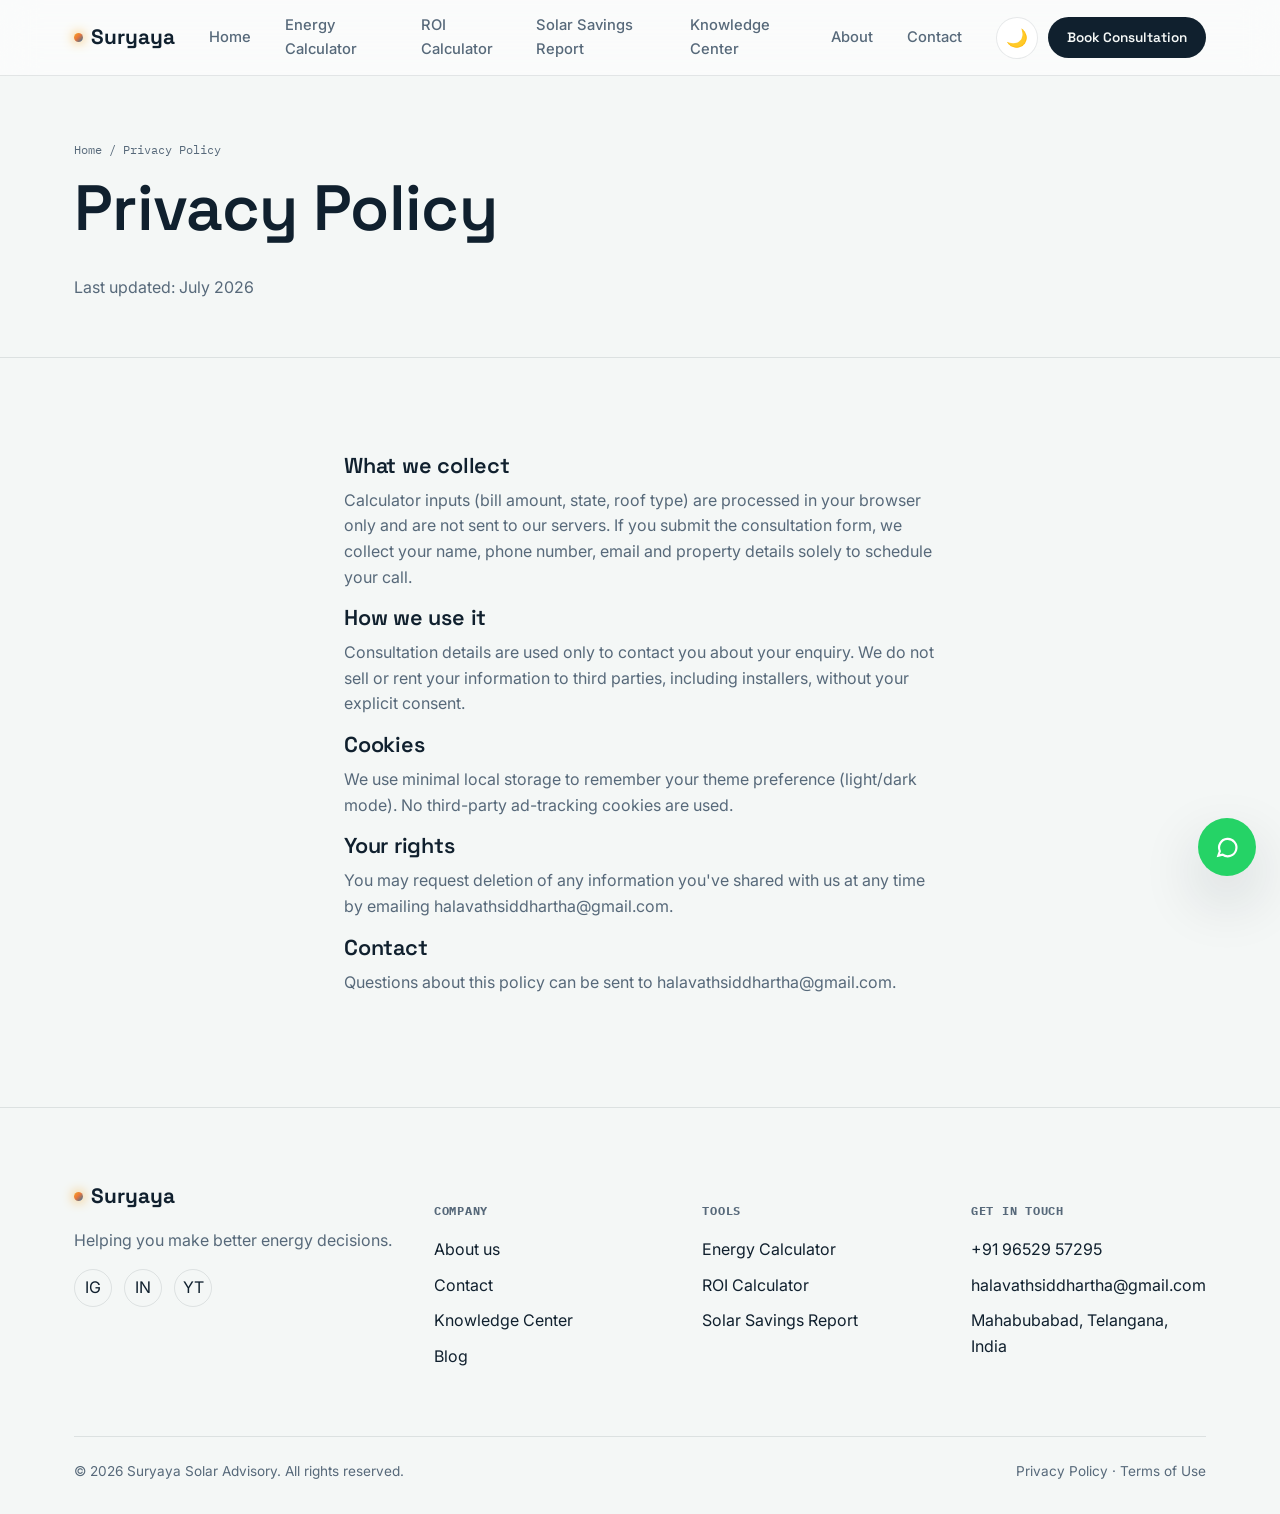
<file: privacy.html>
<!doctype html>
<html lang="en">
<head>
<meta charset="UTF-8">
<meta name="viewport" content="width=device-width, initial-scale=1.0">
<title>Privacy Policy | Suryaya</title>
<meta name="description" content="How Suryaya collects, uses and protects your information.">
<link rel="canonical" href="https://www.suryaya.in/privacy.html">
<link rel="icon" href="images/favicon.ico">
<link rel="stylesheet" href="css/style.css">
</head>
<body data-page="privacy">
<div class="page-loader"><div class="loader-sun"></div></div>
<header id="site-nav" class="nav"></header>
<main>
  <div class="page-header"><div class="container"><div class="breadcrumb"><a href="index.html">Home</a> / Privacy Policy</div><h1>Privacy Policy</h1><p>Last updated: July 2026</p></div></div>
  <section class="section"><div class="container max-w-content">
    <h3>What we collect</h3>
    <p>Calculator inputs (bill amount, state, roof type) are processed in your browser only and are not sent to our servers. If you submit the consultation form, we collect your name, phone number, email and property details solely to schedule your call.</p>
    <h3>How we use it</h3>
    <p>Consultation details are used only to contact you about your enquiry. We do not sell or rent your information to third parties, including installers, without your explicit consent.</p>
    <h3>Cookies</h3>
    <p>We use minimal local storage to remember your theme preference (light/dark mode). No third-party ad-tracking cookies are used.</p>
    <h3>Your rights</h3>
    <p>You may request deletion of any information you've shared with us at any time by emailing <span data-fill="email"></span>.</p>
    <h3>Contact</h3>
    <p>Questions about this policy can be sent to <span data-fill="email"></span>.</p>
  </div></section>
</main>
<footer id="site-footer" class="footer"></footer>
<script src="config/config.js"></script>
<script src="js/script.js"></script>
</body>
</html>
</file>
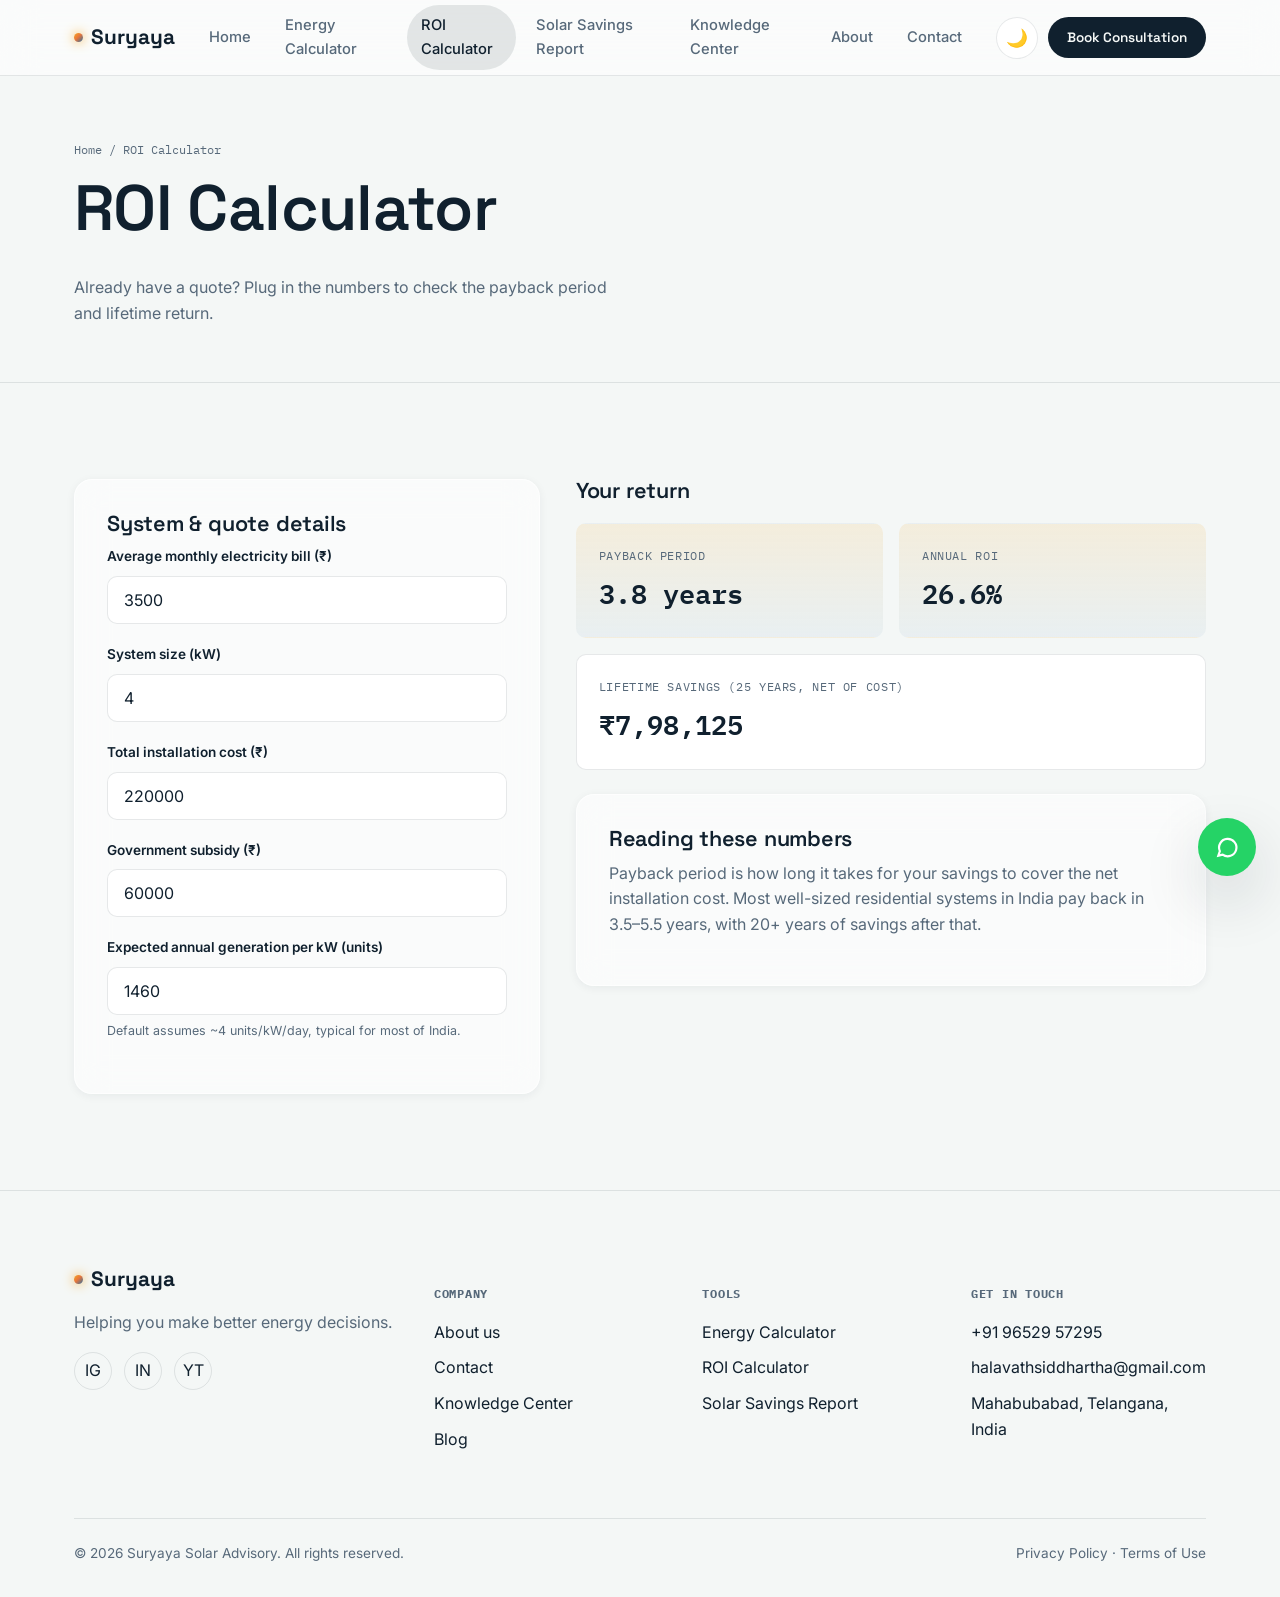
<file: roi-calculator.html>
<!doctype html>
<html lang="en">
<head>
<meta charset="UTF-8">
<meta name="viewport" content="width=device-width, initial-scale=1.0">
<title>Solar ROI Calculator — Payback Period &amp; Lifetime Savings | Suryaya</title>
<meta name="description" content="Estimate solar payback period, 25-year lifetime savings and annual ROI based on system size, installation cost and expected generation.">
<link rel="canonical" href="https://www.suryaya.in/roi-calculator.html">
<link rel="icon" href="images/favicon.ico">
<link rel="stylesheet" href="css/style.css">
</head>
<body data-page="roi-calculator">
<div class="page-loader"><div class="loader-sun"></div></div>
<header id="site-nav" class="nav"></header>

<main>
  <div class="page-header">
    <div class="container">
      <div class="breadcrumb"><a href="index.html">Home</a> / ROI Calculator</div>
      <h1>ROI Calculator</h1>
      <p style="max-width:56ch;">Already have a quote? Plug in the numbers to check the payback period and lifetime return.</p>
    </div>
  </div>

  <section class="section">
    <div class="container calc-layout">
      <form id="roi-calc-form" class="card">
        <h3>System &amp; quote details</h3>
        <div class="field">
          <label for="roi-bill">Average monthly electricity bill (₹)</label>
          <input type="number" id="roi-bill" name="bill" value="3500" min="0" step="100">
        </div>
        <div class="field">
          <label for="roi-size">System size (kW)</label>
          <input type="number" id="roi-size" name="size" value="4" min="0.5" step="0.5" required>
        </div>
        <div class="field">
          <label for="roi-cost">Total installation cost (₹)</label>
          <input type="number" id="roi-cost" name="cost" value="220000" min="1000" step="1000" required>
        </div>
        <div class="field">
          <label for="roi-subsidy">Government subsidy (₹)</label>
          <input type="number" id="roi-subsidy" name="subsidy" value="60000" min="0" step="1000">
        </div>
        <div class="field">
          <label for="roi-generation">Expected annual generation per kW (units)</label>
          <input type="number" id="roi-generation" name="generation" value="1460" min="500" step="10">
          <p style="font-size:.78rem;margin-top:6px;">Default assumes ~4 units/kW/day, typical for most of India.</p>
        </div>
      </form>

      <div>
        <h3 style="margin-bottom:20px;">Your return</h3>
        <div class="result-grid">
          <div class="result-card highlight"><div class="label">Payback period</div><div class="value" id="roi-payback">—</div></div>
          <div class="result-card highlight"><div class="label">Annual ROI</div><div class="value" id="roi-annual">—</div></div>
          <div class="result-card" style="grid-column:1/-1;"><div class="label">Lifetime savings (25 years, net of cost)</div><div class="value" id="roi-lifetime">—</div></div>
        </div>
        <div class="card" style="margin-top:24px;">
          <h3>Reading these numbers</h3>
          <p>Payback period is how long it takes for your savings to cover the net installation cost. Most well-sized residential systems in India pay back in 3.5–5.5 years, with 20+ years of savings after that.</p>
        </div>
      </div>
    </div>
  </section>
</main>

<footer id="site-footer" class="footer"></footer>
<script src="config/config.js"></script>
<script src="js/script.js"></script>
</body>
</html>
</file>
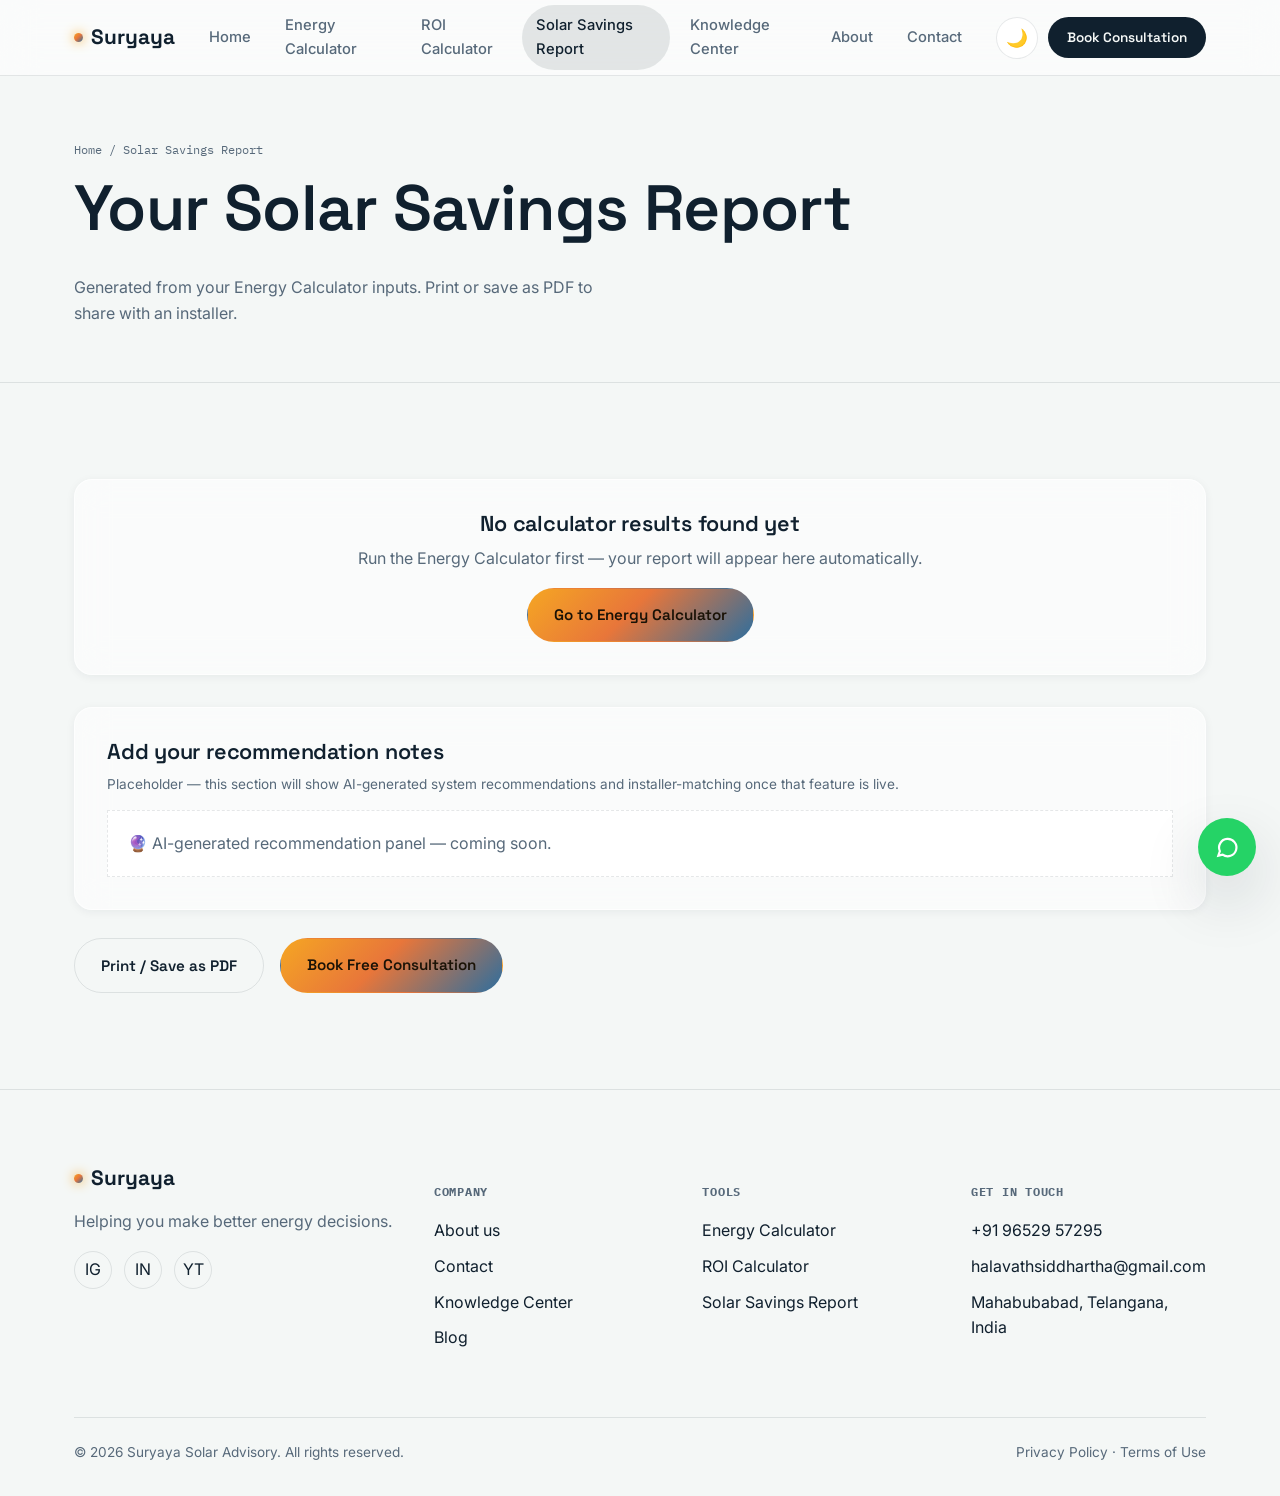
<file: solar-report.html>
<!doctype html>
<html lang="en">
<head>
<meta charset="UTF-8">
<meta name="viewport" content="width=device-width, initial-scale=1.0">
<title>Your Solar Savings Report | Suryaya</title>
<meta name="description" content="A personalised, printable solar savings report — capacity, cost, subsidy and 25-year savings estimate.">
<link rel="canonical" href="https://www.suryaya.in/solar-report.html">
<link rel="icon" href="images/favicon.ico">
<link rel="stylesheet" href="css/style.css">
</head>
<body data-page="solar-report">
<div class="page-loader"><div class="loader-sun"></div></div>
<header id="site-nav" class="nav no-print"></header>

<main>
  <div class="page-header">
    <div class="container">
      <div class="breadcrumb no-print"><a href="index.html">Home</a> / Solar Savings Report</div>
      <h1>Your Solar Savings Report</h1>
      <p style="max-width:56ch;">Generated from your Energy Calculator inputs. Print or save as PDF to share with an installer.</p>
    </div>
  </div>

  <section class="section">
    <div class="container">
      <div id="report-empty" class="card text-center">
        <h3>No calculator results found yet</h3>
        <p>Run the Energy Calculator first — your report will appear here automatically.</p>
        <a href="calculator.html" class="btn btn-sun">Go to Energy Calculator</a>
      </div>

      <div id="report-results"></div>

      <div class="card no-print" style="margin-top:32px;">
        <h3>Add your recommendation notes</h3>
        <p style="font-size:.85rem;">Placeholder — this section will show AI-generated system recommendations and installer-matching once that feature is live.</p>
        <div class="card-solid" style="padding:20px;border-style:dashed;">
          <p class="mb-0">🔮 AI-generated recommendation panel — coming soon.</p>
        </div>
      </div>

      <div class="flex gap-16 no-print" style="margin-top:28px;flex-wrap:wrap;">
        <button class="btn btn-outline" onclick="window.print()">Print / Save as PDF</button>
        <a href="contact.html" class="btn btn-sun">Book Free Consultation</a>
      </div>
    </div>
  </section>
</main>

<footer id="site-footer" class="footer no-print"></footer>
<script src="config/config.js"></script>
<script src="js/script.js"></script>
</body>
</html>
</file>
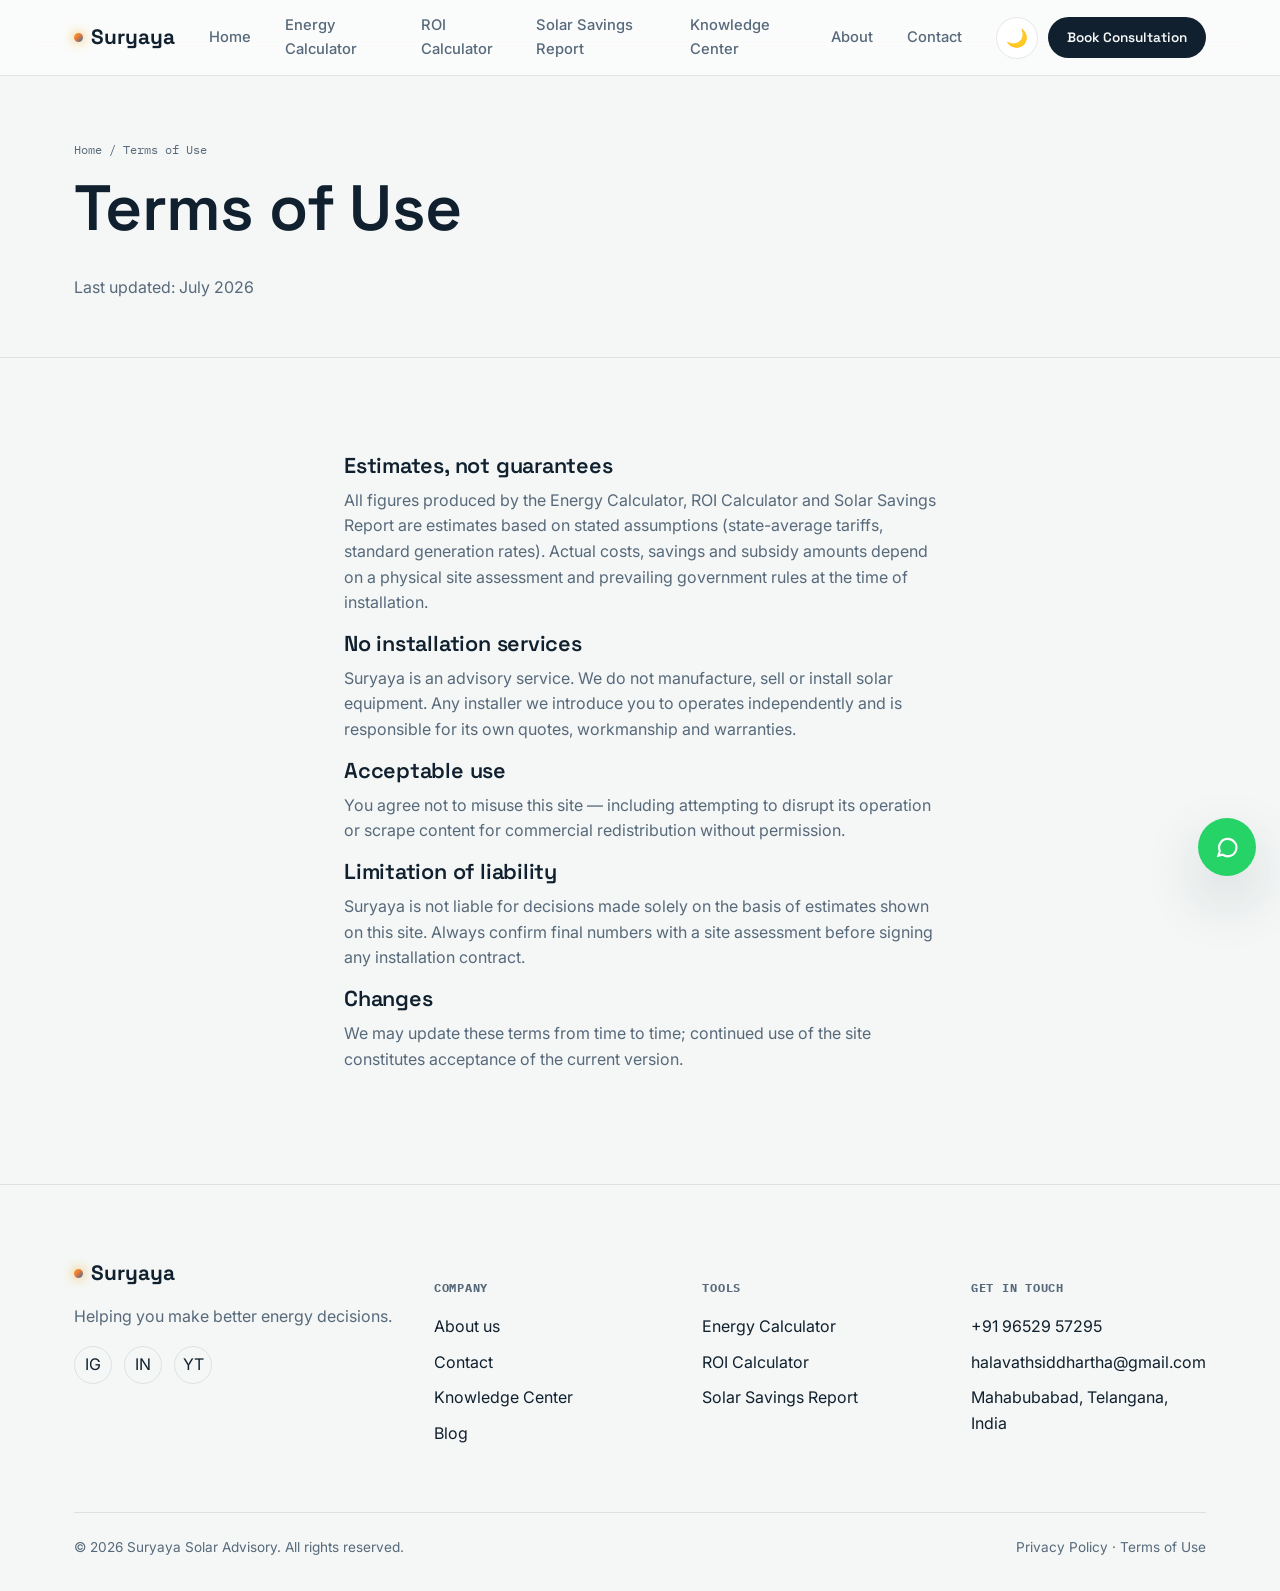
<file: terms.html>
<!doctype html>
<html lang="en">
<head>
<meta charset="UTF-8">
<meta name="viewport" content="width=device-width, initial-scale=1.0">
<title>Terms of Use | Suryaya</title>
<meta name="description" content="Terms governing your use of the Suryaya website and its calculators.">
<link rel="canonical" href="https://www.suryaya.in/terms.html">
<link rel="icon" href="images/favicon.ico">
<link rel="stylesheet" href="css/style.css">
</head>
<body data-page="terms">
<div class="page-loader"><div class="loader-sun"></div></div>
<header id="site-nav" class="nav"></header>
<main>
  <div class="page-header"><div class="container"><div class="breadcrumb"><a href="index.html">Home</a> / Terms of Use</div><h1>Terms of Use</h1><p>Last updated: July 2026</p></div></div>
  <section class="section"><div class="container max-w-content">
    <h3>Estimates, not guarantees</h3>
    <p>All figures produced by the Energy Calculator, ROI Calculator and Solar Savings Report are estimates based on stated assumptions (state-average tariffs, standard generation rates). Actual costs, savings and subsidy amounts depend on a physical site assessment and prevailing government rules at the time of installation.</p>
    <h3>No installation services</h3>
    <p>Suryaya is an advisory service. We do not manufacture, sell or install solar equipment. Any installer we introduce you to operates independently and is responsible for its own quotes, workmanship and warranties.</p>
    <h3>Acceptable use</h3>
    <p>You agree not to misuse this site — including attempting to disrupt its operation or scrape content for commercial redistribution without permission.</p>
    <h3>Limitation of liability</h3>
    <p>Suryaya is not liable for decisions made solely on the basis of estimates shown on this site. Always confirm final numbers with a site assessment before signing any installation contract.</p>
    <h3>Changes</h3>
    <p>We may update these terms from time to time; continued use of the site constitutes acceptance of the current version.</p>
  </div></section>
</main>
<footer id="site-footer" class="footer"></footer>
<script src="config/config.js"></script>
<script src="js/script.js"></script>
</body>
</html>
</file>
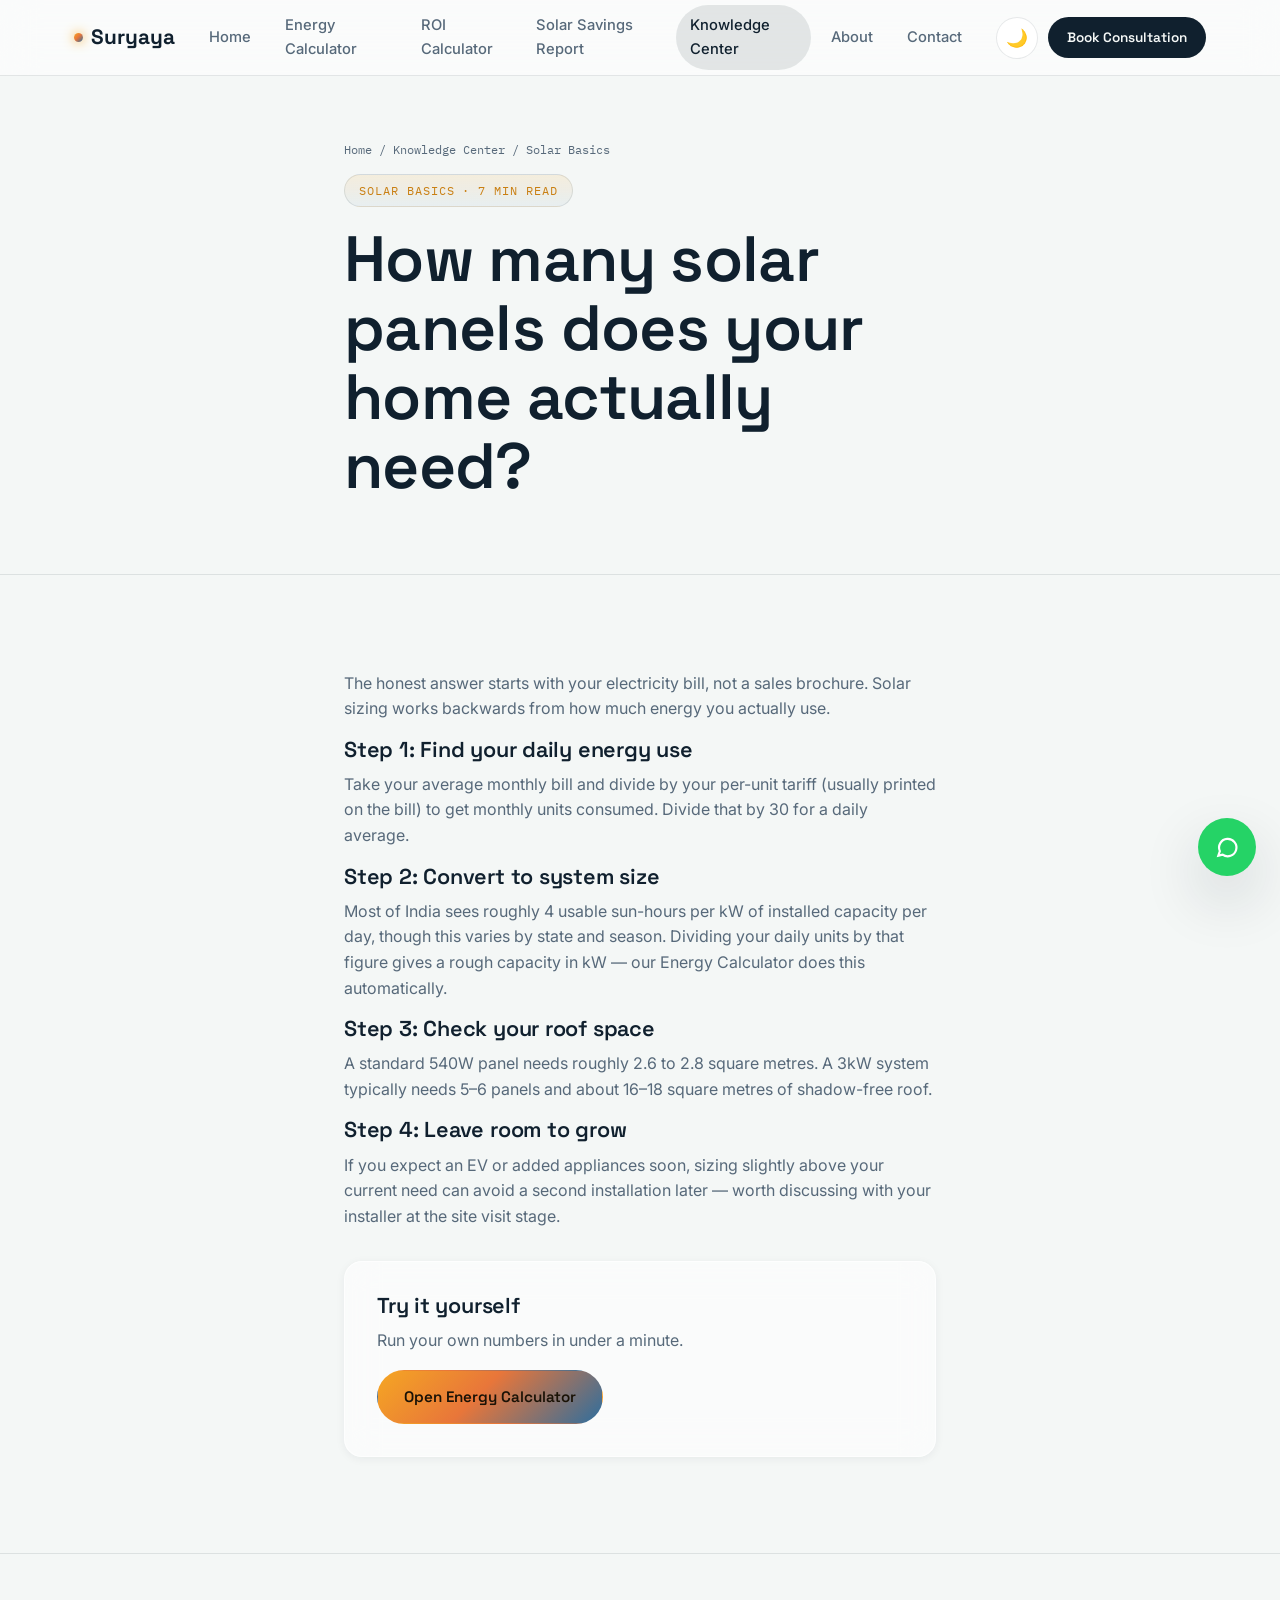
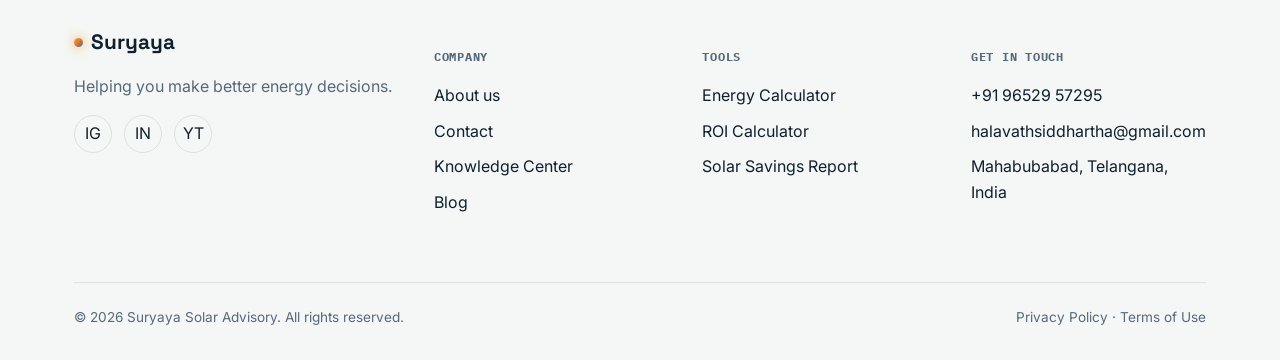
<file: knowledge-center/how-many-panels-do-you-need.html>
<!doctype html>
<html lang="en">
<head>
<meta charset="UTF-8">
<meta name="viewport" content="width=device-width, initial-scale=1.0">
<title>How Many Solar Panels Does Your Home Actually Need? | Suryaya</title>
<meta name="description" content="A plain-language guide to sizing a rooftop solar system from your electricity bill, roof space and sunlight hours.">
<link rel="canonical" href="https://www.suryaya.in/knowledge-center/how-many-panels-do-you-need.html">
<link rel="icon" href="../images/favicon.ico">
<link rel="stylesheet" href="../css/style.css">
<script type="application/ld+json">
{
  "@context": "https://schema.org",
  "@type": "Article",
  "headline": "How Many Solar Panels Does Your Home Actually Need?",
  "author": { "@type": "Organization", "name": "Suryaya Solar Advisory" },
  "publisher": { "@type": "Organization", "name": "Suryaya Solar Advisory" },
  "datePublished": "2026-06-01",
  "description": "A plain-language guide to sizing a rooftop solar system from your electricity bill, roof space and sunlight hours."
}
</script>
</head>
<body data-page="knowledge-center">
<div class="page-loader"><div class="loader-sun"></div></div>
<header id="site-nav" class="nav"></header>

<main>
  <div class="page-header">
    <div class="container max-w-content">
      <div class="breadcrumb"><a href="../index.html">Home</a> / <a href="../knowledge-center.html">Knowledge Center</a> / Solar Basics</div>
      <span class="eyebrow">Solar Basics · 7 min read</span>
      <h1>How many solar panels does your home actually need?</h1>
    </div>
  </div>

  <section class="section">
    <div class="container max-w-content">
      <p>The honest answer starts with your electricity bill, not a sales brochure. Solar sizing works backwards from how much energy you actually use.</p>

      <h3>Step 1: Find your daily energy use</h3>
      <p>Take your average monthly bill and divide by your per-unit tariff (usually printed on the bill) to get monthly units consumed. Divide that by 30 for a daily average.</p>

      <h3>Step 2: Convert to system size</h3>
      <p>Most of India sees roughly 4 usable sun-hours per kW of installed capacity per day, though this varies by state and season. Dividing your daily units by that figure gives a rough capacity in kW — our <a href="../calculator.html">Energy Calculator</a> does this automatically.</p>

      <h3>Step 3: Check your roof space</h3>
      <p>A standard 540W panel needs roughly 2.6 to 2.8 square metres. A 3kW system typically needs 5–6 panels and about 16–18 square metres of shadow-free roof.</p>

      <h3>Step 4: Leave room to grow</h3>
      <p>If you expect an EV or added appliances soon, sizing slightly above your current need can avoid a second installation later — worth discussing with your installer at the site visit stage.</p>

      <div class="card" style="margin-top:32px;">
        <h3>Try it yourself</h3>
        <p>Run your own numbers in under a minute.</p>
        <a href="../calculator.html" class="btn btn-sun">Open Energy Calculator</a>
      </div>
    </div>
  </section>
</main>

<footer id="site-footer" class="footer"></footer>
<script src="../config/config.js"></script>
<script src="../js/script.js"></script>
</body>
</html>
</file>
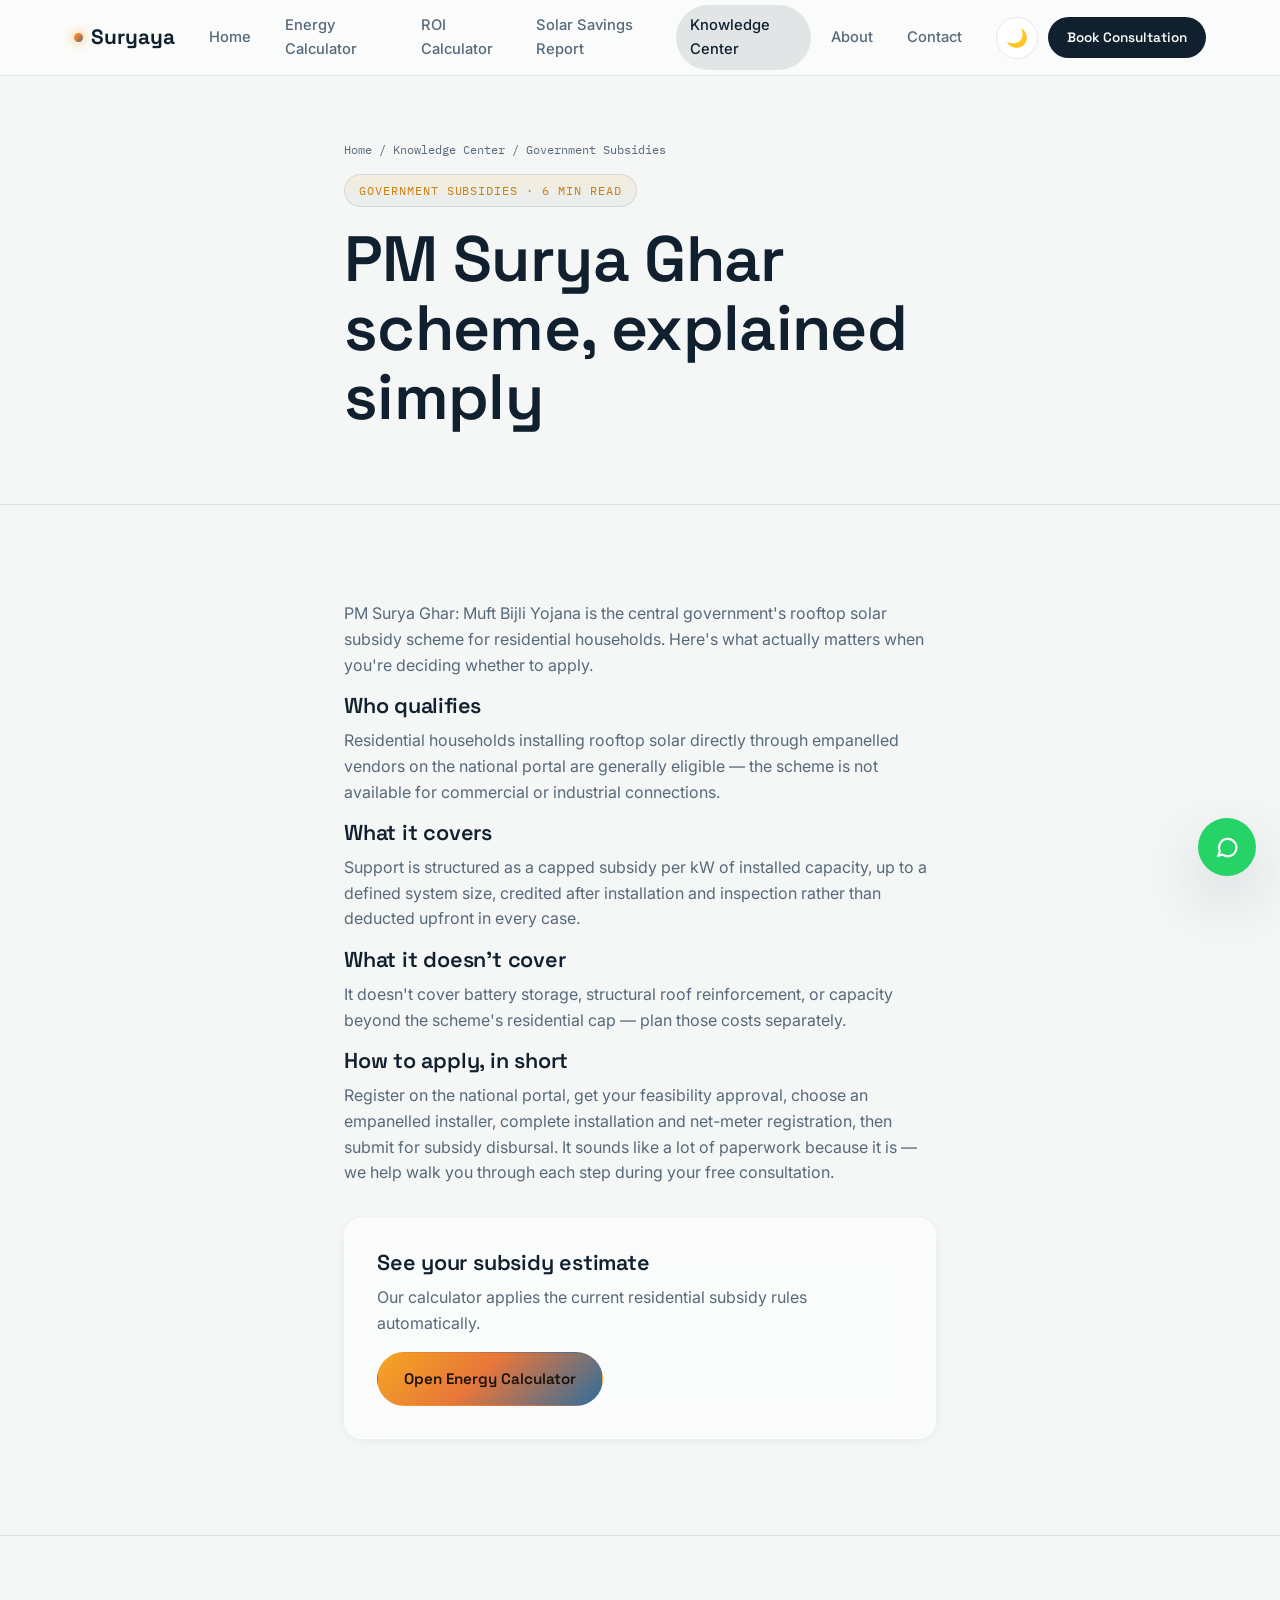
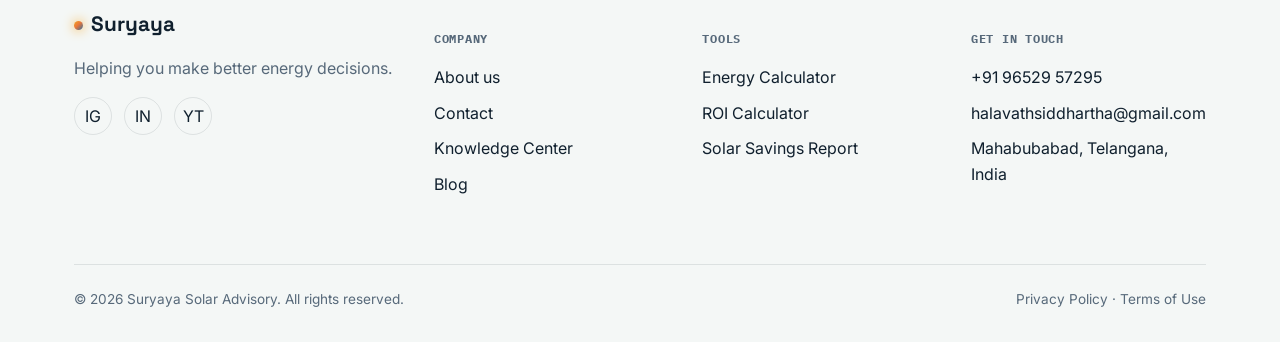
<file: knowledge-center/pm-surya-ghar-explained.html>
<!doctype html>
<html lang="en">
<head>
<meta charset="UTF-8">
<meta name="viewport" content="width=device-width, initial-scale=1.0">
<title>PM Surya Ghar Scheme, Explained Simply | Suryaya</title>
<meta name="description" content="What the PM Surya Ghar rooftop solar subsidy scheme covers, who's eligible, and how much you can expect to save.">
<link rel="canonical" href="https://www.suryaya.in/knowledge-center/pm-surya-ghar-explained.html">
<link rel="icon" href="../images/favicon.ico">
<link rel="stylesheet" href="../css/style.css">
<script type="application/ld+json">
{
  "@context": "https://schema.org",
  "@type": "Article",
  "headline": "PM Surya Ghar Scheme, Explained Simply",
  "author": { "@type": "Organization", "name": "Suryaya Solar Advisory" },
  "publisher": { "@type": "Organization", "name": "Suryaya Solar Advisory" },
  "datePublished": "2026-05-12",
  "description": "What the PM Surya Ghar rooftop solar subsidy scheme covers, who's eligible, and how much you can expect to save."
}
</script>
</head>
<body data-page="knowledge-center">
<div class="page-loader"><div class="loader-sun"></div></div>
<header id="site-nav" class="nav"></header>

<main>
  <div class="page-header">
    <div class="container max-w-content">
      <div class="breadcrumb"><a href="../index.html">Home</a> / <a href="../knowledge-center.html">Knowledge Center</a> / Government Subsidies</div>
      <span class="eyebrow">Government Subsidies · 6 min read</span>
      <h1>PM Surya Ghar scheme, explained simply</h1>
    </div>
  </div>

  <section class="section">
    <div class="container max-w-content">
      <p>PM Surya Ghar: Muft Bijli Yojana is the central government's rooftop solar subsidy scheme for residential households. Here's what actually matters when you're deciding whether to apply.</p>

      <h3>Who qualifies</h3>
      <p>Residential households installing rooftop solar directly through empanelled vendors on the national portal are generally eligible — the scheme is not available for commercial or industrial connections.</p>

      <h3>What it covers</h3>
      <p>Support is structured as a capped subsidy per kW of installed capacity, up to a defined system size, credited after installation and inspection rather than deducted upfront in every case.</p>

      <h3>What it doesn't cover</h3>
      <p>It doesn't cover battery storage, structural roof reinforcement, or capacity beyond the scheme's residential cap — plan those costs separately.</p>

      <h3>How to apply, in short</h3>
      <p>Register on the national portal, get your feasibility approval, choose an empanelled installer, complete installation and net-meter registration, then submit for subsidy disbursal. It sounds like a lot of paperwork because it is — we help walk you through each step during your free consultation.</p>

      <div class="card" style="margin-top:32px;">
        <h3>See your subsidy estimate</h3>
        <p>Our calculator applies the current residential subsidy rules automatically.</p>
        <a href="../calculator.html" class="btn btn-sun">Open Energy Calculator</a>
      </div>
    </div>
  </section>
</main>

<footer id="site-footer" class="footer"></footer>
<script src="../config/config.js"></script>
<script src="../js/script.js"></script>
</body>
</html>
</file>
<file: css/style.css>
/* ==========================================================================
   SURYAYA — DESIGN SYSTEM
   Signature: the "sun-arc" — a dawn-to-dusk arc motif used as a scroll
   timeline for the solar journey and as a quiet divider elsewhere.
   Type: Space Grotesk (display) + Inter (body) + IBM Plex Mono (data/numbers)
   ========================================================================== */

@import url('https://fonts.googleapis.com/css2?family=Space+Grotesk:wght@500;600;700&family=Inter:wght@400;500;600;700&family=IBM+Plex+Mono:wght@500;600&display=swap');

:root{
  /* ---- color tokens (light) ---- */
  --paper:        #F4F7F6;
  --paper-raised: #FFFFFF;
  --ink:          #10202E;
  --ink-muted:    #57697A;
  --line:         rgba(16,32,46,0.10);
  --sun:          #F5A623;
  --sun-deep:     #C97F12;
  --growth:       #2E8B57;
  --growth-deep:  #216B42;
  --sky:          #2E6E9E;
  --danger:       #C0453A;

  --glass-bg:     rgba(255,255,255,0.55);
  --glass-border: rgba(255,255,255,0.65);

  --grad-dawn: linear-gradient(135deg, #F5A623 0%, #E8763A 45%, #2E6E9E 100%);
  --grad-soft: linear-gradient(180deg, rgba(245,166,35,0.12), rgba(46,110,158,0.06));

  --radius-sm: 10px;
  --radius-md: 18px;
  --radius-lg: 28px;
  --shadow-sm: 0 2px 10px rgba(16,32,46,0.06);
  --shadow-md: 0 12px 30px rgba(16,32,46,0.10);
  --shadow-lg: 0 24px 60px rgba(16,32,46,0.16);

  --font-display: 'Space Grotesk', sans-serif;
  --font-body: 'Inter', sans-serif;
  --font-mono: 'IBM Plex Mono', monospace;

  --container: 1180px;
  --nav-h: 76px;

  --ease: cubic-bezier(.22,.9,.3,1);
}

[data-theme="dark"]{
  --paper:        #0B1622;
  --paper-raised: #101E2C;
  --ink:          #EEF3F6;
  --ink-muted:    #93A4B3;
  --line:         rgba(238,243,246,0.10);
  --glass-bg:     rgba(255,255,255,0.06);
  --glass-border: rgba(255,255,255,0.10);
  --grad-soft: linear-gradient(180deg, rgba(245,166,35,0.10), rgba(46,110,158,0.08));
  --shadow-sm: 0 2px 10px rgba(0,0,0,0.30);
  --shadow-md: 0 12px 30px rgba(0,0,0,0.35);
  --shadow-lg: 0 24px 60px rgba(0,0,0,0.45);
}

@media (prefers-reduced-motion: reduce){
  *,*::before,*::after{ animation-duration:0.001ms !important; animation-iteration-count:1 !important; transition-duration:0.001ms !important; scroll-behavior:auto !important; }
}

*{ box-sizing:border-box; }
html{ scroll-behavior:smooth; }
body{
  margin:0;
  background:var(--paper);
  color:var(--ink);
  font-family:var(--font-body);
  font-size:16px;
  line-height:1.6;
  -webkit-font-smoothing:antialiased;
  transition:background .4s var(--ease), color .4s var(--ease);
}

h1,h2,h3,h4{
  font-family:var(--font-display);
  font-weight:600;
  line-height:1.08;
  letter-spacing:-0.01em;
  margin:0 0 .5em;
}
h1{ font-size:clamp(2.4rem, 5vw, 4.2rem); }
h2{ font-size:clamp(1.8rem, 3.4vw, 2.7rem); }
h3{ font-size:1.35rem; }
p{ margin:0 0 1em; color:var(--ink-muted); }
a{ color:inherit; text-decoration:none; }
img{ max-width:100%; display:block; }
ul{ margin:0; padding:0; list-style:none; }
button{ font-family:inherit; }

.container{ max-width:var(--container); margin:0 auto; padding:0 24px; }
.section{ padding:96px 0; }
.section--tight{ padding:64px 0; }
.eyebrow{
  display:inline-flex; align-items:center; gap:8px;
  font-family:var(--font-mono); font-size:.75rem; letter-spacing:.08em;
  text-transform:uppercase; color:var(--sun-deep);
  background:var(--grad-soft); border:1px solid var(--line);
  padding:6px 14px; border-radius:999px; margin-bottom:18px;
}
[data-theme="dark"] .eyebrow{ color:var(--sun); }

.mono-num{ font-family:var(--font-mono); font-variant-numeric:tabular-nums; }

.grid{ display:grid; gap:28px; }
.grid-2{ grid-template-columns:repeat(2,1fr); }
.grid-3{ grid-template-columns:repeat(3,1fr); }
.grid-4{ grid-template-columns:repeat(4,1fr); }
@media (max-width:900px){ .grid-2,.grid-3,.grid-4{ grid-template-columns:1fr; } }

/* ---- buttons ---- */
.btn{
  display:inline-flex; align-items:center; justify-content:center; gap:8px;
  font-family:var(--font-display); font-weight:600; font-size:.95rem;
  padding:14px 26px; border-radius:999px; border:1px solid transparent;
  cursor:pointer; transition:transform .25s var(--ease), box-shadow .25s var(--ease), background .25s var(--ease);
  white-space:nowrap;
}
.btn:active{ transform:scale(.97); }
.btn-primary{ background:var(--ink); color:var(--paper); }
[data-theme="dark"] .btn-primary{ background:var(--sun); color:#171008; }
.btn-primary:hover{ box-shadow:var(--shadow-md); transform:translateY(-2px); }
.btn-outline{ background:transparent; border-color:var(--line); color:var(--ink); }
.btn-outline:hover{ border-color:var(--sun-deep); color:var(--sun-deep); }
.btn-sun{ background:var(--grad-dawn); color:#1a1206; }
.btn-sun:hover{ box-shadow:0 14px 34px rgba(232,118,58,.35); transform:translateY(-2px); }
.btn-block{ width:100%; }
.btn-sm{ padding:9px 18px; font-size:.85rem; }

/* ---- glass card ---- */
.card{
  background:var(--glass-bg);
  border:1px solid var(--glass-border);
  backdrop-filter:blur(16px);
  -webkit-backdrop-filter:blur(16px);
  border-radius:var(--radius-md);
  padding:32px;
  box-shadow:var(--shadow-sm);
  transition:transform .35s var(--ease), box-shadow .35s var(--ease);
}
.card:hover{ transform:translateY(-4px); box-shadow:var(--shadow-md); }
.card-solid{ background:var(--paper-raised); border:1px solid var(--line); }

/* ==========================================================================
   NAVIGATION
   ========================================================================== */
.nav{
  position:sticky; top:0; z-index:100;
  height:var(--nav-h);
  display:flex; align-items:center;
  background:var(--glass-bg);
  backdrop-filter:blur(18px); -webkit-backdrop-filter:blur(18px);
  border-bottom:1px solid var(--line);
  transition:background .4s var(--ease);
}
.nav .container{ display:flex; align-items:center; justify-content:space-between; gap:20px; }
.nav-logo{ font-family:var(--font-display); font-weight:700; font-size:1.3rem; display:flex; align-items:center; gap:8px; }
.nav-logo .dot{ width:9px; height:9px; border-radius:50%; background:var(--grad-dawn); box-shadow:0 0 12px var(--sun); }
.nav-links{ display:flex; align-items:center; gap:6px; }
.nav-links a{
  font-size:.92rem; font-weight:500; padding:9px 14px; border-radius:999px;
  color:var(--ink-muted); transition:color .2s, background .2s;
}
.nav-links a:hover, .nav-links a.active{ color:var(--ink); background:var(--line); }
.nav-actions{ display:flex; align-items:center; gap:10px; }
.theme-toggle{
  width:42px; height:42px; border-radius:50%; border:1px solid var(--line);
  background:var(--paper-raised); display:flex; align-items:center; justify-content:center;
  cursor:pointer; font-size:1.1rem;
}
.nav-burger{ display:none; }

@media (max-width:960px){
  .nav-links{
    position:fixed; inset:var(--nav-h) 0 0 0; height:calc(100dvh - var(--nav-h));
    background:var(--paper); flex-direction:column; align-items:stretch;
    padding:20px; gap:4px; transform:translateX(100%); transition:transform .35s var(--ease);
    overflow-y:auto;
  }
  .nav-links.open{ transform:translateX(0); }
  .nav-links a{ padding:16px; font-size:1.05rem; }
  .nav-burger{ display:flex; width:42px; height:42px; align-items:center; justify-content:center; border-radius:50%; border:1px solid var(--line); background:var(--paper-raised); cursor:pointer; }
}

/* ==========================================================================
   HERO
   ========================================================================== */
.hero{
  position:relative; overflow:hidden;
  padding:120px 0 80px;
}
.hero::before{
  content:''; position:absolute; inset:-20% -10% auto -10%; height:640px;
  background:radial-gradient(60% 60% at 30% 20%, rgba(245,166,35,.20), transparent 70%),
             radial-gradient(50% 50% at 80% 10%, rgba(46,110,158,.16), transparent 70%);
  pointer-events:none;
}
.hero-grid{ display:grid; grid-template-columns:1.1fr .9fr; gap:56px; align-items:center; position:relative; }
@media (max-width:960px){ .hero-grid{ grid-template-columns:1fr; } }
.hero h1{ margin-bottom:22px; }
.hero .lede{ font-size:1.2rem; max-width:44ch; }
.hero-cta{ display:flex; flex-wrap:wrap; gap:14px; margin-top:32px; }
.hero-stats{ display:flex; gap:36px; margin-top:48px; flex-wrap:wrap; }
.hero-stat b{ display:block; font-family:var(--font-display); font-size:1.7rem; }
.hero-stat span{ font-size:.82rem; color:var(--ink-muted); }

/* sun-arc visual */
.sun-arc{ position:relative; width:100%; aspect-ratio:1/1; max-width:480px; margin:0 auto; }
.sun-arc svg{ width:100%; height:100%; }
.sun-arc .arc-path{ fill:none; stroke:var(--line); stroke-width:2; stroke-dasharray:4 8; }
.sun-arc .arc-progress{ fill:none; stroke:url(#sunGradient); stroke-width:3; stroke-linecap:round; }
.sun-arc .arc-sun{ filter:drop-shadow(0 0 18px rgba(245,166,35,.7)); animation:arcGlow 4s ease-in-out infinite; }
@keyframes arcGlow{ 0%,100%{ opacity:1; } 50%{ opacity:.75; } }

/* ==========================================================================
   TRUST STRIP
   ========================================================================== */
.trust-strip{ border-top:1px solid var(--line); border-bottom:1px solid var(--line); padding:28px 0; }
.trust-strip .container{ display:flex; justify-content:space-between; flex-wrap:wrap; gap:20px; }
.trust-item{ display:flex; align-items:center; gap:10px; font-size:.88rem; color:var(--ink-muted); font-family:var(--font-mono); }
.trust-item svg{ width:18px; height:18px; stroke:var(--growth); }

/* ==========================================================================
   TIMELINE (sun-arc as journey)
   ========================================================================== */
.journey{ position:relative; }
.journey-track{ position:relative; padding-left:36px; }
.journey-track::before{
  content:''; position:absolute; left:9px; top:6px; bottom:6px; width:2px;
  background:linear-gradient(var(--sun), var(--sky));
  opacity:.5;
}
.journey-step{ position:relative; padding:0 0 44px 26px; }
.journey-step:last-child{ padding-bottom:0; }
.journey-step::before{
  content:''; position:absolute; left:-27px; top:4px; width:20px; height:20px; border-radius:50%;
  background:var(--paper); border:3px solid var(--sun); box-shadow:0 0 0 4px var(--paper);
}
.journey-step h4{ font-family:var(--font-display); margin-bottom:6px; font-size:1.1rem; }
.journey-step .time{ font-family:var(--font-mono); font-size:.75rem; color:var(--ink-muted); text-transform:uppercase; letter-spacing:.06em; }

/* ==========================================================================
   CALCULATOR
   ========================================================================== */
.calc-layout{ display:grid; grid-template-columns:.85fr 1.15fr; gap:36px; align-items:start; }
@media (max-width:960px){ .calc-layout{ grid-template-columns:1fr; } }
.field{ margin-bottom:20px; }
.field label{ display:block; font-size:.85rem; font-weight:600; margin-bottom:8px; }
.field input[type="number"], .field input[type="text"], .field input[type="email"], .field input[type="tel"], .field select, .field textarea{
  width:100%; padding:13px 16px; border-radius:var(--radius-sm); border:1px solid var(--line);
  background:var(--paper-raised); color:var(--ink); font-family:var(--font-body); font-size:1rem;
  transition:border-color .2s;
}
.field input:focus, .field select:focus, .field textarea:focus{ outline:none; border-color:var(--sun-deep); box-shadow:0 0 0 3px rgba(245,166,35,.15); }
.field-row{ display:grid; grid-template-columns:1fr 1fr; gap:16px; }
@media (max-width:520px){ .field-row{ grid-template-columns:1fr; } }
.slider{ width:100%; accent-color:var(--sun-deep); }

.result-grid{ display:grid; grid-template-columns:repeat(2,1fr); gap:16px; }
@media (max-width:640px){ .result-grid{ grid-template-columns:1fr; } }
.result-card{ padding:22px; border-radius:var(--radius-sm); background:var(--paper-raised); border:1px solid var(--line); }
.result-card .label{ font-size:.78rem; color:var(--ink-muted); text-transform:uppercase; letter-spacing:.05em; font-family:var(--font-mono); }
.result-card .value{ font-family:var(--font-mono); font-size:1.7rem; font-weight:600; margin-top:6px; }
.result-card.highlight{ background:var(--grad-soft); border-color:transparent; }

/* ==========================================================================
   FAQ ACCORDION
   ========================================================================== */
.faq-item{ border-bottom:1px solid var(--line); }
.faq-q{ width:100%; text-align:left; background:none; border:none; padding:22px 0; display:flex; justify-content:space-between; align-items:center; cursor:pointer; font-family:var(--font-display); font-weight:600; font-size:1.05rem; color:var(--ink); }
.faq-q .icon{ transition:transform .3s var(--ease); flex-shrink:0; margin-left:16px; }
.faq-item.open .faq-q .icon{ transform:rotate(45deg); }
.faq-a{ max-height:0; overflow:hidden; transition:max-height .35s var(--ease); }
.faq-a p{ padding-bottom:22px; }

/* ==========================================================================
   CARDS: knowledge, testimonials, articles
   ========================================================================== */
.article-card .tag{ font-family:var(--font-mono); font-size:.72rem; text-transform:uppercase; color:var(--sun-deep); letter-spacing:.06em; }
.article-card h3{ margin:10px 0 8px; }
.article-card .meta{ font-size:.8rem; color:var(--ink-muted); }

.quote-card{ font-family:var(--font-display); font-size:1.2rem; line-height:1.5; }
.quote-card cite{ display:block; margin-top:16px; font-family:var(--font-body); font-style:normal; font-size:.85rem; color:var(--ink-muted); }

.search-box{ position:relative; }
.search-box input{ padding-left:44px; }
.search-box svg{ position:absolute; left:16px; top:50%; transform:translateY(-50%); stroke:var(--ink-muted); }

.category-pill{ padding:8px 16px; border-radius:999px; border:1px solid var(--line); font-size:.85rem; cursor:pointer; background:var(--paper-raised); }
.category-pill.active{ background:var(--ink); color:var(--paper); border-color:var(--ink); }

/* ==========================================================================
   FOOTER
   ========================================================================== */
.footer{ border-top:1px solid var(--line); padding:72px 0 32px; }
.footer-grid{ display:grid; grid-template-columns:1.4fr 1fr 1fr 1fr; gap:40px; }
@media (max-width:800px){ .footer-grid{ grid-template-columns:1fr 1fr; } }
.footer h5{ font-family:var(--font-mono); font-size:.78rem; text-transform:uppercase; letter-spacing:.06em; color:var(--ink-muted); margin-bottom:16px; }
.footer li{ margin-bottom:10px; }
.footer a:hover{ color:var(--sun-deep); }
.footer-bottom{ display:flex; justify-content:space-between; flex-wrap:wrap; gap:12px; margin-top:56px; padding-top:24px; border-top:1px solid var(--line); font-size:.85rem; color:var(--ink-muted); }
.social-row{ display:flex; gap:12px; margin-top:16px; }
.social-row a{ width:38px; height:38px; border-radius:50%; border:1px solid var(--line); display:flex; align-items:center; justify-content:center; }

/* ==========================================================================
   FLOATING UI
   ========================================================================== */
.whatsapp-float{
  position:fixed; bottom:24px; right:24px; z-index:90;
  width:58px; height:58px; border-radius:50%; background:#25D366; color:#fff;
  display:flex; align-items:center; justify-content:center; box-shadow:var(--shadow-lg);
  transition:transform .25s var(--ease);
}
.whatsapp-float:hover{ transform:scale(1.08); }
.back-to-top{
  position:fixed; bottom:24px; right:92px; z-index:90;
  width:46px; height:46px; border-radius:50%; background:var(--paper-raised); border:1px solid var(--line);
  display:flex; align-items:center; justify-content:center; box-shadow:var(--shadow-md);
  opacity:0; pointer-events:none; transition:opacity .25s, transform .25s;
}
.back-to-top.visible{ opacity:1; pointer-events:auto; }

.page-loader{
  position:fixed; inset:0; z-index:200; background:var(--paper);
  display:flex; align-items:center; justify-content:center;
  transition:opacity .5s var(--ease), visibility .5s;
}
.page-loader.hidden{ opacity:0; visibility:hidden; }
.loader-sun{ width:44px; height:44px; border-radius:50%; background:var(--grad-dawn); animation:pulseSun 1.1s ease-in-out infinite; }
@keyframes pulseSun{ 0%,100%{ transform:scale(.85); opacity:.7; } 50%{ transform:scale(1.1); opacity:1; } }

/* ==========================================================================
   SCROLL REVEAL
   ========================================================================== */
.reveal{ opacity:0; transform:translateY(24px); transition:opacity .7s var(--ease), transform .7s var(--ease); }
.reveal.in{ opacity:1; transform:translateY(0); }

/* ==========================================================================
   PAGE HEADER (interior pages)
   ========================================================================== */
.page-header{ padding:64px 0 40px; border-bottom:1px solid var(--line); }
.breadcrumb{ font-family:var(--font-mono); font-size:.78rem; color:var(--ink-muted); margin-bottom:14px; }

/* ==========================================================================
   PRINT (solar-report.html)
   ========================================================================== */
@media print{
  .nav, .footer, .whatsapp-float, .back-to-top, .no-print{ display:none !important; }
  body{ background:#fff; color:#000; }
}

/* ==========================================================================
   UTILITIES
   ========================================================================== */
.text-center{ text-align:center; }
.mt-0{ margin-top:0; } .mb-0{ margin-bottom:0; }
.max-w-content{ max-width:640px; }
.flex{ display:flex; } .items-center{ align-items:center; } .justify-between{ justify-content:space-between; }
.gap-8{ gap:8px; } .gap-16{ gap:16px; }
.visually-hidden{ position:absolute; width:1px; height:1px; overflow:hidden; clip:rect(0 0 0 0); }
:focus-visible{ outline:2px solid var(--sun-deep); outline-offset:2px; }
</file>
